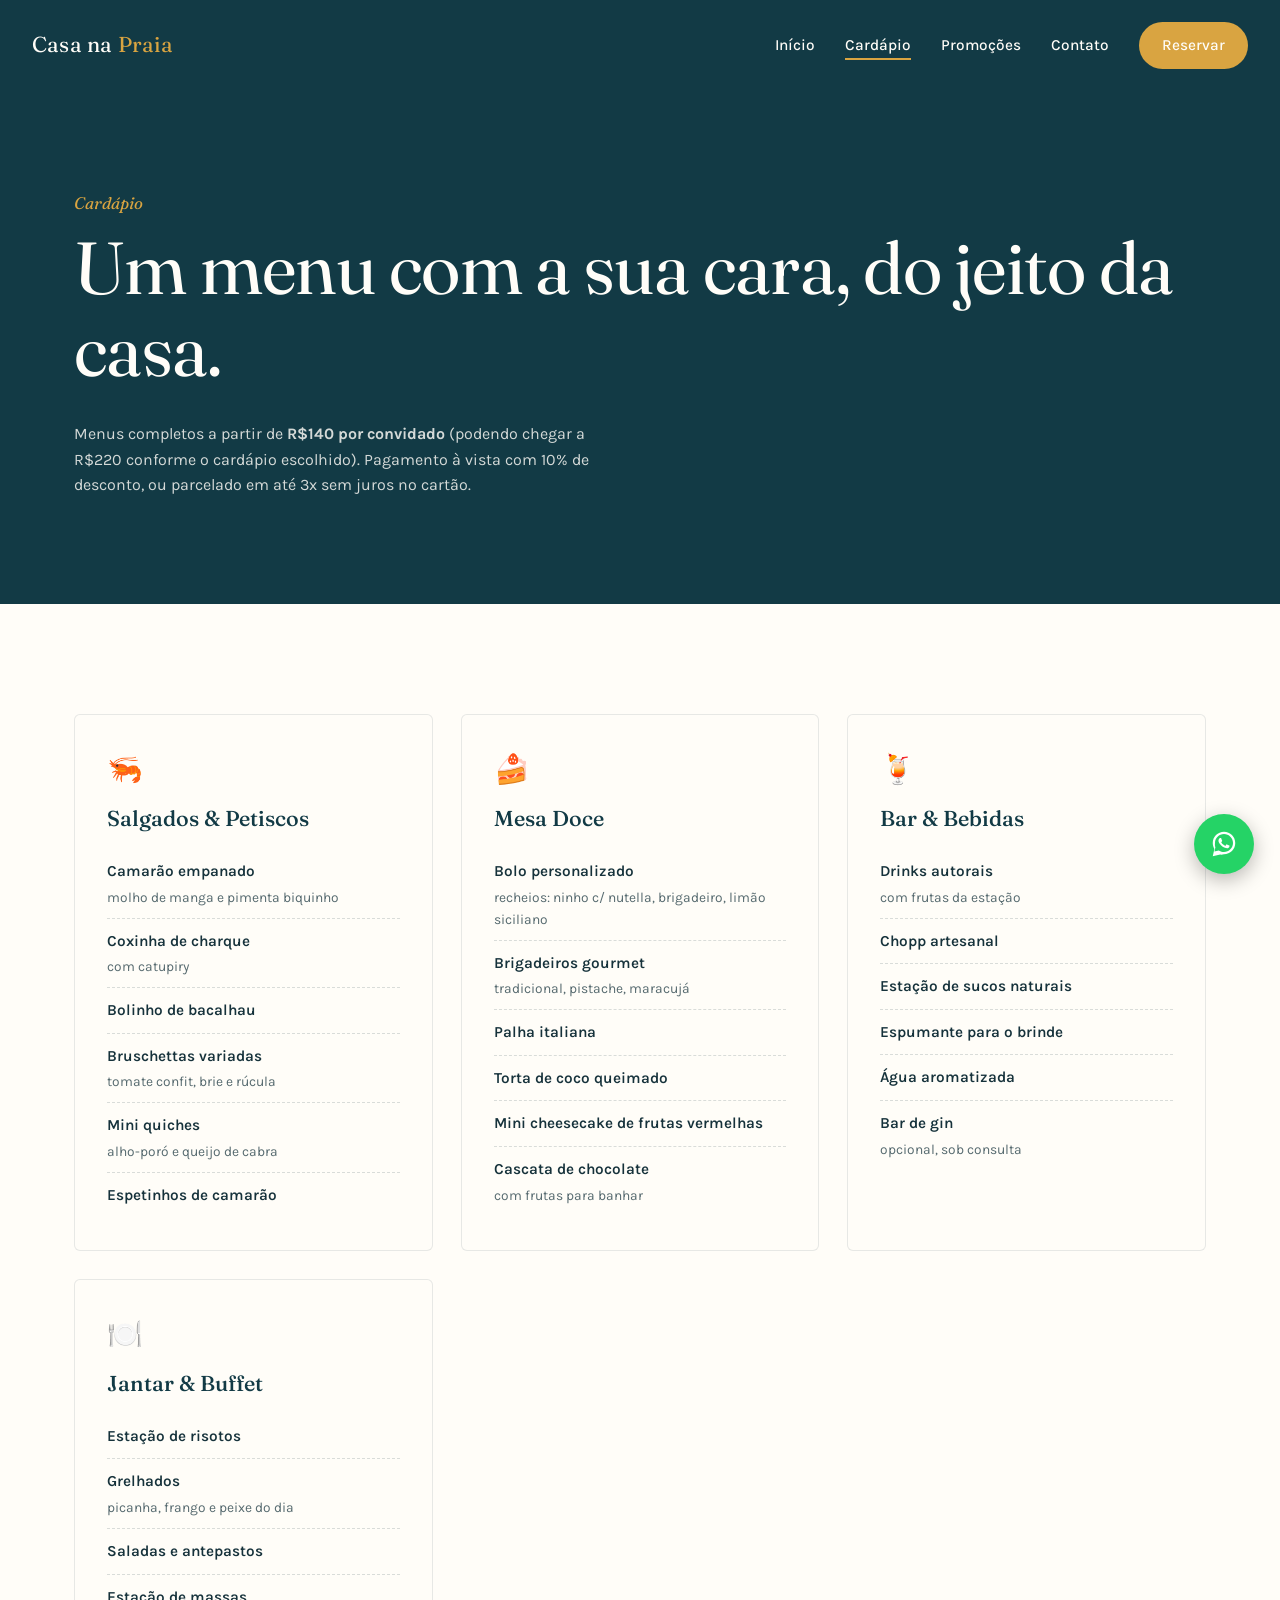
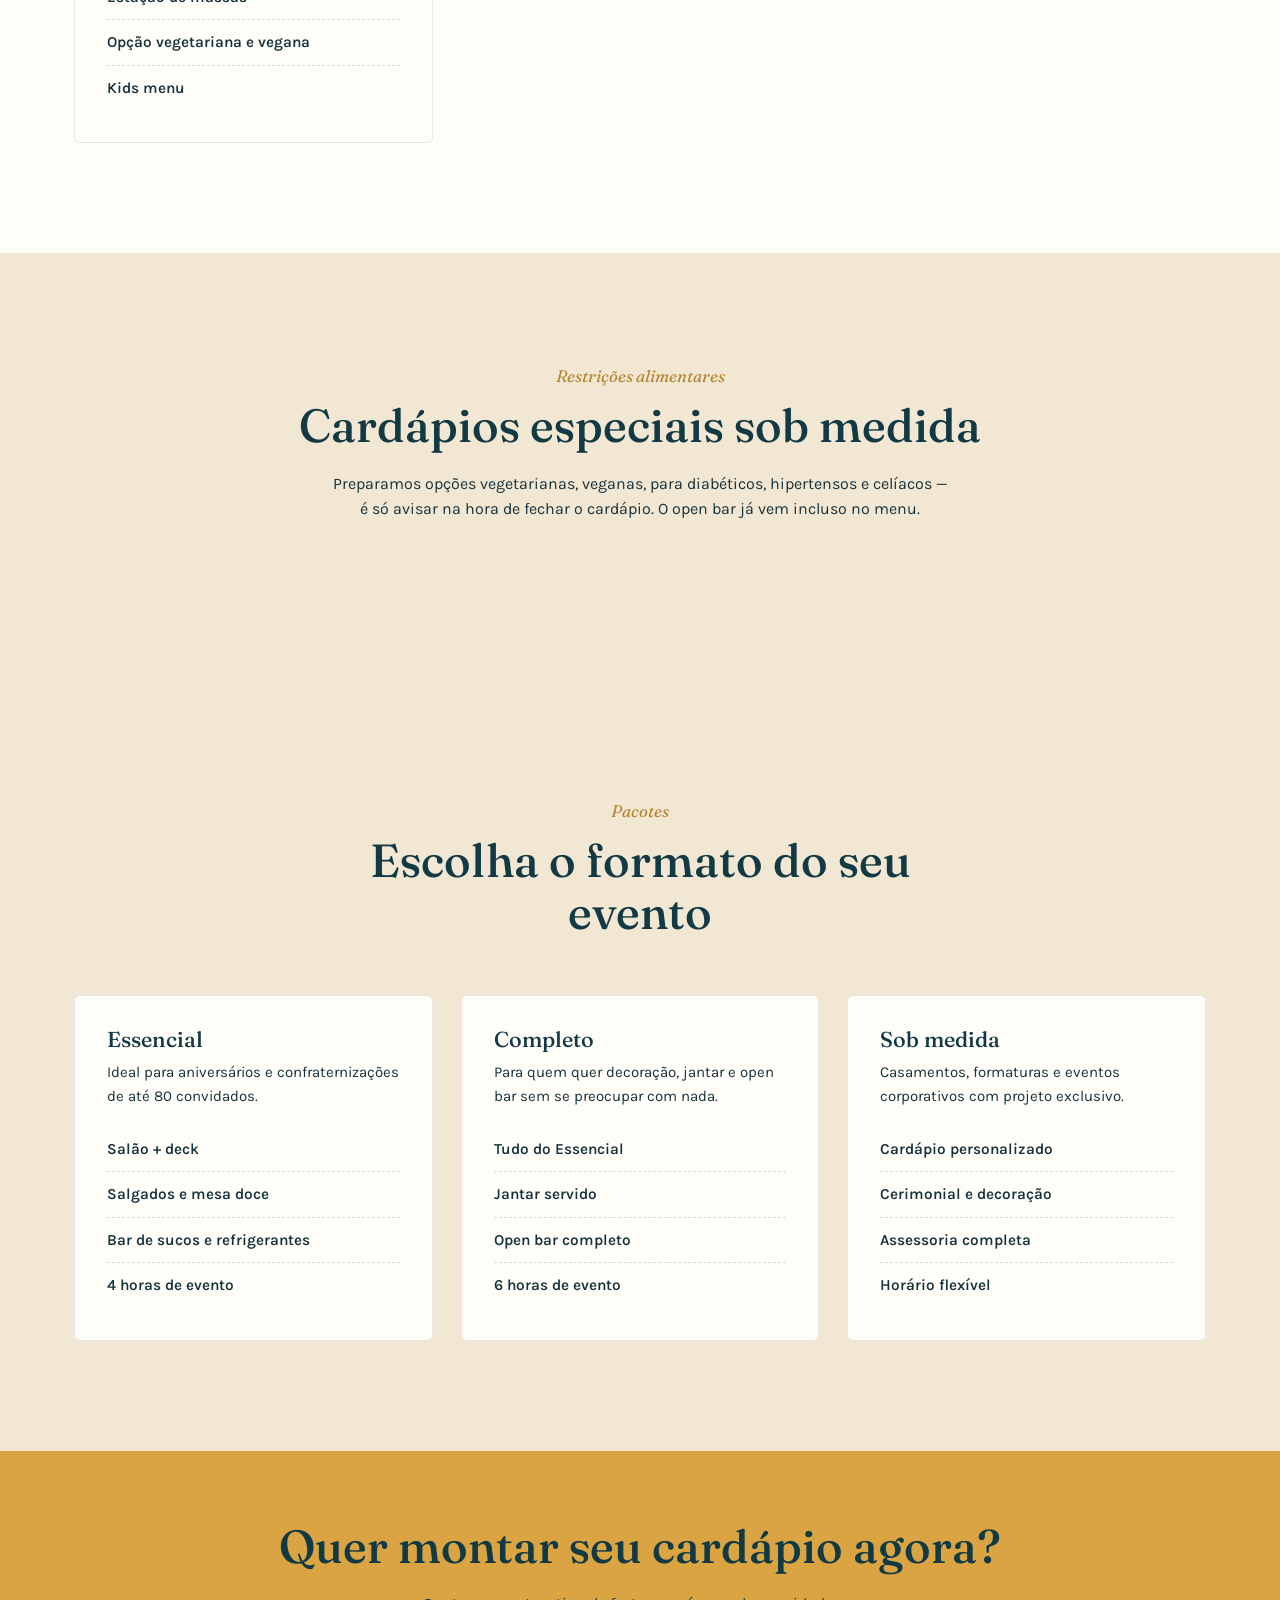
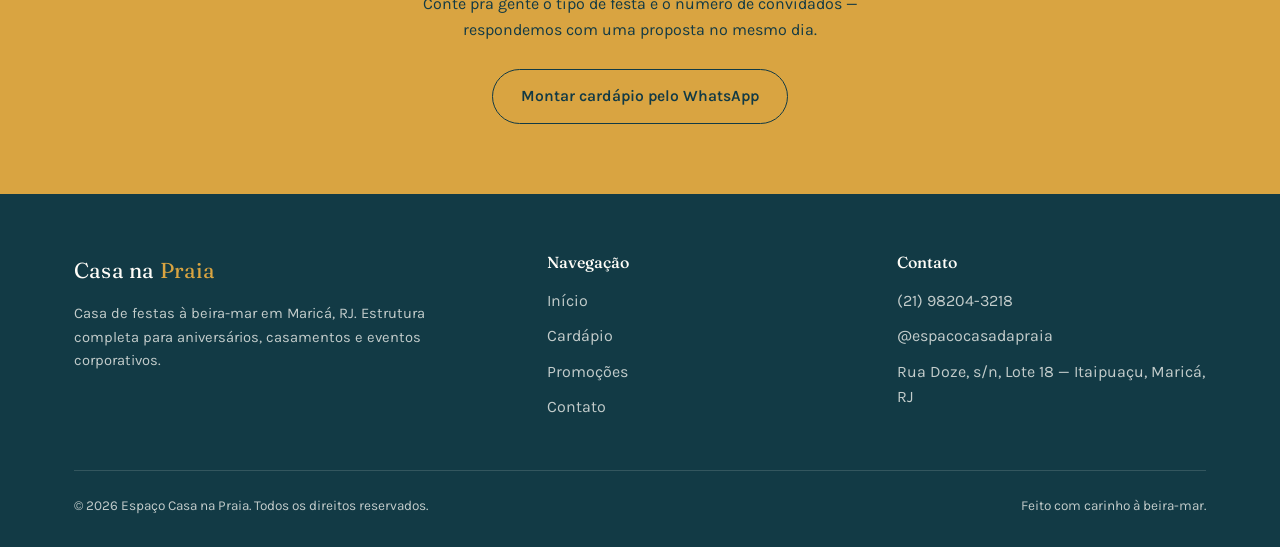
<file: cardapio.html>
<!DOCTYPE html>
<html lang="pt-BR">
<head>
<meta charset="UTF-8">
<meta name="viewport" content="width=device-width, initial-scale=1.0">
<title>Cardápio — Espaço Casa na Praia</title>
<meta name="description" content="Conheça o cardápio do Espaço Casa na Praia: salgados, mesa doce, bar de bebidas e pacotes completos para o seu evento em Maricá, RJ.">
<link rel="canonical" href="https://www.espacocasadapraia.com.br/cardapio.html">
<link rel="preconnect" href="https://fonts.googleapis.com">
<style>
/* ============================================================
   Espaço Casa da Praia — design tokens
   Palette: areia #F2E7D3, espuma #FFFDF8, azul-fundo #123A45,
            azul-medio #2E6A7A, azul-claro #6FAAB8, dourado #D9A441
   Type: 'Fraunces' (display, organic serif) + 'Karla' (body, humanist sans)
   ============================================================ */

@import url('https://fonts.googleapis.com/css2?family=Fraunces:ital,opsz,wght@0,9..144,300;0,9..144,400;0,9..144,500;0,9..144,600;1,9..144,400&family=Karla:wght@400;500;600;700&display=swap');

:root{
  --areia: #F2E7D3;
  --areia-escura: #E4D5B8;
  --espuma: #FFFDF8;
  --azul-fundo: #123A45;
  --azul-texto: #16323B;
  --azul-medio: #2E6A7A;
  --azul-claro: #6FAAB8;
  --dourado: #D9A441;
  --dourado-escuro: #B4842E;
  --coral: #E4633F;

  --serif: 'Fraunces', Georgia, serif;
  --sans: 'Karla', -apple-system, sans-serif;

  --max-width: 1180px;
  --radius: 6px;
  --transition: 0.35s cubic-bezier(0.4, 0, 0.2, 1);
}

*, *::before, *::after{ box-sizing: border-box; }
html{ scroll-behavior: smooth; }
@media (prefers-reduced-motion: reduce){
  html{ scroll-behavior: auto; }
  *, *::before, *::after{ animation-duration: 0.01ms !important; animation-iteration-count: 1 !important; transition-duration: 0.01ms !important; }
}

body{
  margin: 0;
  font-family: var(--sans);
  color: var(--azul-texto);
  background: var(--areia);
  line-height: 1.6;
  -webkit-font-smoothing: antialiased;
}

h1, h2, h3, h4{
  font-family: var(--serif);
  color: var(--azul-fundo);
  margin: 0 0 0.4em;
  line-height: 1.12;
  font-weight: 500;
}

h1{ font-size: clamp(2.6rem, 6vw, 4.6rem); font-weight: 400; letter-spacing: -0.01em; }
h2{ font-size: clamp(1.9rem, 4vw, 2.9rem); }
h3{ font-size: 1.35rem; }

p{ margin: 0 0 1em; max-width: 62ch; }

a{ color: inherit; text-decoration: none; }

img{ max-width: 100%; display: block; }

.container{
  max-width: var(--max-width);
  margin: 0 auto;
  padding: 0 24px;
}

.btn{
  display: inline-flex;
  align-items: center;
  gap: 10px;
  font-family: var(--sans);
  font-weight: 600;
  font-size: 0.98rem;
  padding: 14px 28px;
  border-radius: 100px;
  border: 1.5px solid transparent;
  cursor: pointer;
  transition: transform var(--transition), background var(--transition), border-color var(--transition), color var(--transition);
}
.btn:hover{ transform: translateY(-2px); }
.btn:focus-visible{ outline: 3px solid var(--dourado); outline-offset: 3px; }

.btn-primary{ background: var(--dourado); color: var(--azul-fundo); }
.btn-primary:hover{ background: var(--dourado-escuro); }

.btn-outline{ background: transparent; border-color: var(--espuma); color: var(--espuma); }
.btn-outline:hover{ background: rgba(255,253,248,0.12); }

.btn-outline-dark{ background: transparent; border-color: var(--azul-fundo); color: var(--azul-fundo); }
.btn-outline-dark:hover{ background: var(--azul-fundo); color: var(--espuma); }

/* ---------- Header ---------- */
.site-header{
  position: fixed;
  top: 0; left: 0; right: 0;
  z-index: 100;
  display: flex;
  align-items: center;
  justify-content: space-between;
  padding: 22px 32px;
  transition: background var(--transition), padding var(--transition), box-shadow var(--transition);
}
.site-header.is-solid{
  background: rgba(18, 58, 69, 0.94);
  backdrop-filter: blur(6px);
  padding: 14px 32px;
  box-shadow: 0 4px 22px rgba(0,0,0,0.12);
}
.logo{
  font-family: var(--serif);
  font-size: 1.35rem;
  color: var(--espuma);
  letter-spacing: 0.01em;
}
.logo span{ color: var(--dourado); }

.nav-links{
  display: flex;
  align-items: center;
  gap: 30px;
  list-style: none;
  margin: 0; padding: 0;
}
.nav-links a{
  color: var(--espuma);
  font-size: 0.96rem;
  font-weight: 500;
  position: relative;
  padding: 4px 0;
}
.nav-links a::after{
  content: '';
  position: absolute;
  left: 0; bottom: -2px;
  width: 0; height: 2px;
  background: var(--dourado);
  transition: width var(--transition);
}
.nav-links a:hover::after,
.nav-links a.is-active::after{ width: 100%; }

.nav-toggle{
  display: none;
  background: none;
  border: none;
  cursor: pointer;
  padding: 6px;
}
.nav-toggle span{
  display: block;
  width: 26px; height: 2px;
  background: var(--espuma);
  margin: 6px 0;
  transition: transform var(--transition), opacity var(--transition);
}

@media (max-width: 860px){
  .nav-toggle{ display: block; }
  .nav-links{
    position: fixed;
    top: 0; right: 0;
    height: 100vh;
    width: min(78vw, 340px);
    background: var(--azul-fundo);
    flex-direction: column;
    justify-content: center;
    align-items: flex-start;
    padding: 40px;
    gap: 26px;
    transform: translateX(100%);
    transition: transform var(--transition);
  }
  .nav-links.is-open{ transform: translateX(0); }
  .nav-links a{ font-size: 1.2rem; }
}

/* ---------- Hero ---------- */
.hero{
  position: relative;
  min-height: 100vh;
  display: flex;
  align-items: flex-end;
  background: linear-gradient(180deg, var(--azul-fundo) 0%, var(--azul-medio) 100%);
  overflow: hidden;
  padding-bottom: 120px;
}
.hero-bg{
  position: absolute; inset: 0;
  background-image: url('https://images.unsplash.com/photo-1519741497674-611481863552?q=80&w=1800&auto=format&fit=crop');
  background-size: cover;
  background-position: center 65%;
  opacity: 0.34;
  mix-blend-mode: luminosity;
}
.hero-content{
  position: relative;
  z-index: 2;
  color: var(--espuma);
  max-width: 720px;
  padding: 0 32px;
  opacity: 0;
  animation: rise 1s ease-out 0.2s forwards;
}
@keyframes rise{
  from{ opacity: 0; transform: translateY(28px); }
  to{ opacity: 1; transform: translateY(0); }
}
.hero-eyebrow{
  color: var(--dourado);
  font-family: var(--serif);
  font-style: italic;
  font-size: 1.1rem;
  margin-bottom: 14px;
}
.hero h1{ color: var(--espuma); margin-bottom: 20px; }
.hero p{ color: rgba(255,253,248,0.86); font-size: 1.12rem; max-width: 52ch; }
.hero-actions{ display: flex; gap: 16px; margin-top: 30px; flex-wrap: wrap; }

.wave-divider{
  position: absolute;
  bottom: -1px; left: 0; right: 0;
  z-index: 3;
  line-height: 0;
}
.wave-divider svg{ width: 100%; height: 90px; display: block; }

/* ---------- Sections ---------- */
section{ padding: 110px 0; position: relative; }
.section-alt{ background: var(--espuma); }
.section-dark{ background: var(--azul-fundo); color: var(--espuma); }
.section-dark h2, .section-dark h3{ color: var(--espuma); }
.section-dark p{ color: rgba(255,253,248,0.82); }

.eyebrow-label{
  font-family: var(--serif);
  font-style: italic;
  color: var(--dourado-escuro);
  font-size: 1.05rem;
  margin-bottom: 10px;
  display: block;
}
.section-dark .eyebrow-label{ color: var(--dourado); }

.section-head{ max-width: 640px; margin-bottom: 56px; }
.section-head.center{ margin-left: auto; margin-right: auto; text-align: center; }

/* ---------- Sobre / grid ---------- */
.sobre-grid{
  display: grid;
  grid-template-columns: 1.05fr 0.95fr;
  gap: 64px;
  align-items: center;
}
.sobre-figure{ position: relative; }
.sobre-figure img{
  border-radius: var(--radius);
  width: 100%;
  aspect-ratio: 4/5;
  object-fit: cover;
}
.sobre-figure::before{
  content: '';
  position: absolute;
  top: -20px; left: -20px;
  width: 140px; height: 140px;
  border: 2px solid var(--dourado);
  border-radius: var(--radius);
  z-index: -1;
}
.sobre-stats{
  display: flex;
  gap: 40px;
  margin-top: 34px;
  padding-top: 28px;
  border-top: 1px solid rgba(22,50,59,0.15);
}
.stat-num{ font-family: var(--serif); font-size: 2.1rem; color: var(--azul-medio); display: block; }
.stat-label{ font-size: 0.9rem; color: var(--azul-texto); opacity: 0.75; }

@media (max-width: 860px){
  .sobre-grid{ grid-template-columns: 1fr; gap: 40px; }
  .sobre-figure::before{ display: none; }
}

/* ---------- Cards (menu, promos) ---------- */
.card-grid{
  display: grid;
  grid-template-columns: repeat(auto-fit, minmax(280px, 1fr));
  gap: 28px;
}
.menu-card{
  background: var(--espuma);
  border: 1px solid rgba(22,50,59,0.1);
  border-radius: var(--radius);
  padding: 32px;
  transition: border-color var(--transition), transform var(--transition);
}
.menu-card:hover{ border-color: var(--dourado); transform: translateY(-4px); }
.menu-card-icon{ font-size: 1.8rem; margin-bottom: 14px; display: block; }
.menu-item-list{ list-style: none; margin: 18px 0 0; padding: 0; }
.menu-item-list li{
  display: flex;
  justify-content: space-between;
  gap: 12px;
  padding: 10px 0;
  border-bottom: 1px dashed rgba(22,50,59,0.16);
  font-size: 0.96rem;
}
.menu-item-list li:last-child{ border-bottom: none; }
.menu-item-list .item-name{ font-weight: 600; }
.menu-item-list .item-desc{ display: block; font-weight: 400; opacity: 0.72; font-size: 0.86rem; margin-top: 2px; }

.promo-card{
  position: relative;
  background: var(--azul-fundo);
  color: var(--espuma);
  border-radius: var(--radius);
  padding: 36px;
  overflow: hidden;
}
.promo-tag{
  display: inline-block;
  background: var(--dourado);
  color: var(--azul-fundo);
  font-weight: 700;
  font-size: 0.78rem;
  padding: 5px 13px;
  border-radius: 100px;
  margin-bottom: 18px;
}
.promo-price{ font-family: var(--serif); font-size: 2.3rem; color: var(--dourado); margin: 14px 0; }
.promo-old-price{ text-decoration: line-through; opacity: 0.6; font-size: 1rem; margin-left: 10px; }

/* ---------- Gallery ---------- */
.gallery-grid{
  display: grid;
  grid-template-columns: repeat(3, 1fr);
  gap: 16px;
}
.gallery-grid a{
  display: block;
  overflow: hidden;
  border-radius: var(--radius);
  position: relative;
  aspect-ratio: 4 / 3;
}
.gallery-grid img{
  width: 100%; height: 100%;
  object-fit: cover;
  transition: transform 0.6s ease;
}
.gallery-grid a:hover img{ transform: scale(1.08); }

@media (max-width: 860px){
  .gallery-grid{ grid-template-columns: repeat(2, 1fr); gap: 12px; }
}

/* ---------- Localização ---------- */
.local-grid{
  display: grid;
  grid-template-columns: 0.85fr 1.15fr;
  gap: 0;
  border-radius: var(--radius);
  overflow: hidden;
  border: 1px solid rgba(22,50,59,0.12);
}
.local-info{
  background: var(--espuma);
  padding: 48px;
}
.local-info dl{ margin: 0; }
.local-info dt{
  font-family: var(--serif);
  font-style: italic;
  color: var(--azul-medio);
  margin-top: 26px;
  font-size: 1.02rem;
}
.local-info dt:first-child{ margin-top: 0; }
.local-info dd{ margin: 6px 0 0; font-size: 0.98rem; }
.local-info .horario-row{
  display: flex;
  flex-wrap: wrap;
  justify-content: space-between;
  gap: 4px 16px;
  max-width: 320px;
  padding: 6px 0;
  font-size: 0.94rem;
}
.local-map iframe{ width: 100%; height: 100%; min-height: 420px; border: 0; display: block; }

@media (max-width: 860px){
  .local-grid{ grid-template-columns: 1fr; }
  .local-map iframe{ min-height: 320px; }
  .local-info{ padding: 28px; }
  .local-info .horario-row{ max-width: none; }
}

/* ---------- Social row ---------- */
.social-row{ display: flex; gap: 18px; align-items: center; flex-wrap: wrap; }
.social-pill{
  display: inline-flex;
  align-items: center;
  gap: 8px;
  padding: 10px 18px;
  border-radius: 100px;
  border: 1px solid rgba(255,253,248,0.35);
  font-size: 0.92rem;
  transition: border-color var(--transition), background var(--transition);
}
.social-pill:hover{ border-color: var(--dourado); background: rgba(217,164,65,0.1); }

/* ---------- Form ---------- */
.form-grid{
  display: grid;
  grid-template-columns: 1fr 1fr;
  gap: 20px;
}
.form-grid .full{ grid-column: 1 / -1; }
.field label{
  display: block;
  font-size: 0.86rem;
  font-weight: 600;
  margin-bottom: 8px;
  color: var(--azul-texto);
}
.field input, .field select, .field textarea{
  width: 100%;
  padding: 13px 16px;
  border-radius: var(--radius);
  border: 1.5px solid rgba(22,50,59,0.2);
  background: var(--espuma);
  font-family: var(--sans);
  font-size: 0.97rem;
  color: var(--azul-texto);
  transition: border-color var(--transition);
}
.field input:focus, .field select:focus, .field textarea:focus{
  outline: none;
  border-color: var(--azul-medio);
}
.field textarea{ resize: vertical; min-height: 120px; }

.form-note{ font-size: 0.85rem; opacity: 0.7; margin-top: 6px; }
.form-status{ margin-top: 18px; font-weight: 600; display: none; }
.form-status.is-visible{ display: block; }

@media (max-width: 640px){
  .form-grid{ grid-template-columns: 1fr; }
}

/* ---------- CTA banda ---------- */
.cta-band{
  background: var(--dourado);
  color: var(--azul-fundo);
  padding: 70px 0;
  text-align: center;
}
.cta-band h2{ color: var(--azul-fundo); }

/* ---------- Footer ---------- */
footer{
  background: var(--azul-fundo);
  color: rgba(255,253,248,0.75);
  padding: 60px 0 30px;
}
.footer-grid{
  display: grid;
  grid-template-columns: 1.4fr 1fr 1fr;
  gap: 40px;
  padding-bottom: 40px;
  border-bottom: 1px solid rgba(255,253,248,0.14);
}
.footer-grid h4{ color: var(--espuma); font-size: 1rem; margin-bottom: 16px; }
.footer-grid ul{ list-style: none; margin: 0; padding: 0; }
.footer-grid li{ margin-bottom: 10px; }
.footer-grid a:hover{ color: var(--dourado); }
.footer-bottom{
  display: flex;
  justify-content: space-between;
  flex-wrap: wrap;
  gap: 12px;
  padding-top: 24px;
  font-size: 0.85rem;
}

@media (max-width: 700px){
  .footer-grid{ grid-template-columns: 1fr; }
}

/* ---------- WhatsApp floating button ---------- */
.whatsapp-float{
  position: fixed;
  bottom: 26px; right: 26px;
  z-index: 200;
  width: 60px; height: 60px;
  border-radius: 50%;
  background: #25D366;
  display: flex;
  align-items: center;
  justify-content: center;
  box-shadow: 0 6px 20px rgba(0,0,0,0.28);
  transition: transform var(--transition);
}
.whatsapp-float:hover{ transform: scale(1.08); }
.whatsapp-float svg{ width: 30px; height: 30px; }

/* ---------- Page hero (inner pages) ---------- */
.page-hero{
  background: var(--azul-fundo);
  color: var(--espuma);
  padding: 190px 0 90px;
  text-align: left;
}
.page-hero h1{ color: var(--espuma); }
.page-hero .eyebrow-label{ color: var(--dourado); }

/* ---------- Reveal on scroll ---------- */
.reveal{
  opacity: 0;
  transform: translateY(24px);
  transition: opacity 0.7s ease, transform 0.7s ease;
}
.reveal.is-visible{ opacity: 1; transform: translateY(0); }

/* ---------- Skip link ---------- */
.skip-link{
  position: absolute;
  left: -9999px;
  top: 0;
  background: var(--dourado);
  color: var(--azul-fundo);
  padding: 12px 20px;
  z-index: 999;
  font-weight: 700;
}
.skip-link:focus{ left: 16px; top: 16px; }

</style>
</head>
<body>
<a class="skip-link" href="#conteudo">Pular para o conteúdo</a>

<header class="site-header">
  <a href="index.html" class="logo">Casa na <span>Praia</span></a>
  <nav aria-label="Navegação principal">
    <button class="nav-toggle" aria-label="Abrir menu" aria-expanded="false">
      <span></span><span></span><span></span>
    </button>
    <ul class="nav-links">
      <li><a href="index.html">Início</a></li>
      <li><a href="cardapio.html">Cardápio</a></li>
      <li><a href="promocoes.html">Promoções</a></li>
      <li><a href="contato.html">Contato</a></li>
      <li><a href="contato.html#form" class="btn btn-primary" style="padding:10px 22px;">Reservar</a></li>
    </ul>
  </nav>
</header>

<main id="conteudo">
  <section class="page-hero">
    <div class="container reveal">
      <span class="eyebrow-label">Cardápio</span>
      <h1>Um menu com a sua cara, do jeito da casa.</h1>
      <p style="color: rgba(255,253,248,0.82); max-width: 56ch;">Menus completos a partir de <strong>R$140 por convidado</strong> (podendo chegar a R$220 conforme o cardápio escolhido). Pagamento à vista com 10% de desconto, ou parcelado em até 3x sem juros no cartão.</p>
    </div>
  </section>

  <section class="section-alt">
    <div class="container">
      <div class="card-grid reveal">

        <div class="menu-card">
          <span class="menu-card-icon">🦐</span>
          <h3>Salgados & Petiscos</h3>
          <ul class="menu-item-list">
            <li><span class="item-name">Camarão empanado<span class="item-desc">molho de manga e pimenta biquinho</span></span></li>
            <li><span class="item-name">Coxinha de charque<span class="item-desc">com catupiry</span></span></li>
            <li><span class="item-name">Bolinho de bacalhau</span></li>
            <li><span class="item-name">Bruschettas variadas<span class="item-desc">tomate confit, brie e rúcula</span></span></li>
            <li><span class="item-name">Mini quiches<span class="item-desc">alho-poró e queijo de cabra</span></span></li>
            <li><span class="item-name">Espetinhos de camarão</span></li>
          </ul>
        </div>

        <div class="menu-card">
          <span class="menu-card-icon">🍰</span>
          <h3>Mesa Doce</h3>
          <ul class="menu-item-list">
            <li><span class="item-name">Bolo personalizado<span class="item-desc">recheios: ninho c/ nutella, brigadeiro, limão siciliano</span></span></li>
            <li><span class="item-name">Brigadeiros gourmet<span class="item-desc">tradicional, pistache, maracujá</span></span></li>
            <li><span class="item-name">Palha italiana</span></li>
            <li><span class="item-name">Torta de coco queimado</span></li>
            <li><span class="item-name">Mini cheesecake de frutas vermelhas</span></li>
            <li><span class="item-name">Cascata de chocolate<span class="item-desc">com frutas para banhar</span></span></li>
          </ul>
        </div>

        <div class="menu-card">
          <span class="menu-card-icon">🍹</span>
          <h3>Bar & Bebidas</h3>
          <ul class="menu-item-list">
            <li><span class="item-name">Drinks autorais<span class="item-desc">com frutas da estação</span></span></li>
            <li><span class="item-name">Chopp artesanal</span></li>
            <li><span class="item-name">Estação de sucos naturais</span></li>
            <li><span class="item-name">Espumante para o brinde</span></li>
            <li><span class="item-name">Água aromatizada</span></li>
            <li><span class="item-name">Bar de gin<span class="item-desc">opcional, sob consulta</span></span></li>
          </ul>
        </div>

        <div class="menu-card">
          <span class="menu-card-icon">🍽️</span>
          <h3>Jantar & Buffet</h3>
          <ul class="menu-item-list">
            <li><span class="item-name">Estação de risotos</span></li>
            <li><span class="item-name">Grelhados<span class="item-desc">picanha, frango e peixe do dia</span></span></li>
            <li><span class="item-name">Saladas e antepastos</span></li>
            <li><span class="item-name">Estação de massas</span></li>
            <li><span class="item-name">Opção vegetariana e vegana</span></li>
            <li><span class="item-name">Kids menu</span></li>
          </ul>
        </div>

      </div>
    </div>
  </section>

  <section>
    <div class="container">
      <div class="section-head center reveal" style="max-width: 720px;">
        <span class="eyebrow-label">Restrições alimentares</span>
        <h2>Cardápios especiais sob medida</h2>
        <p style="margin: 0 auto;">Preparamos opções vegetarianas, veganas, para diabéticos, hipertensos e celíacos — é só avisar na hora de fechar o cardápio. O open bar já vem incluso no menu.</p>
      </div>
    </div>
  </section>

  <section>
    <div class="container">
      <div class="section-head center reveal">
        <span class="eyebrow-label">Pacotes</span>
        <h2>Escolha o formato do seu evento</h2>
      </div>
      <div class="card-grid reveal">
        <div class="menu-card">
          <h3>Essencial</h3>
          <p style="font-size:0.94rem;">Ideal para aniversários e confraternizações de até 80 convidados.</p>
          <ul class="menu-item-list">
            <li><span class="item-name">Salão + deck</span></li>
            <li><span class="item-name">Salgados e mesa doce</span></li>
            <li><span class="item-name">Bar de sucos e refrigerantes</span></li>
            <li><span class="item-name">4 horas de evento</span></li>
          </ul>
        </div>
        <div class="menu-card">
          <h3>Completo</h3>
          <p style="font-size:0.94rem;">Para quem quer decoração, jantar e open bar sem se preocupar com nada.</p>
          <ul class="menu-item-list">
            <li><span class="item-name">Tudo do Essencial</span></li>
            <li><span class="item-name">Jantar servido</span></li>
            <li><span class="item-name">Open bar completo</span></li>
            <li><span class="item-name">6 horas de evento</span></li>
          </ul>
        </div>
        <div class="menu-card">
          <h3>Sob medida</h3>
          <p style="font-size:0.94rem;">Casamentos, formaturas e eventos corporativos com projeto exclusivo.</p>
          <ul class="menu-item-list">
            <li><span class="item-name">Cardápio personalizado</span></li>
            <li><span class="item-name">Cerimonial e decoração</span></li>
            <li><span class="item-name">Assessoria completa</span></li>
            <li><span class="item-name">Horário flexível</span></li>
          </ul>
        </div>
      </div>
    </div>
  </section>

  <section class="cta-band">
    <div class="container reveal">
      <h2>Quer montar seu cardápio agora?</h2>
      <p style="margin: 0 auto 26px; max-width: 48ch;">Conte pra gente o tipo de festa e o número de convidados — respondemos com uma proposta no mesmo dia.</p>
      <a href="https://wa.me/5521982043218?text=Ol%C3%A1!%20Quero%20montar%20o%20card%C3%A1pio%20para%20o%20meu%20evento." target="_blank" rel="noopener" class="btn btn-outline-dark">Montar cardápio pelo WhatsApp</a>
    </div>
  </section>
</main>

<a class="whatsapp-float" href="https://wa.me/5521982043218?text=Ol%C3%A1!%20Quero%20montar%20o%20card%C3%A1pio%20para%20o%20meu%20evento." target="_blank" rel="noopener" aria-label="Falar no WhatsApp">
  <svg viewBox="0 0 32 32" fill="white" xmlns="http://www.w3.org/2000/svg"><path d="M16.001 3C9.373 3 4 8.373 4 15c0 2.29.638 4.43 1.744 6.256L4 29l7.94-1.687A11.94 11.94 0 0016 27c6.628 0 12-5.373 12-12S22.629 3 16.001 3zm0 21.6c-1.87 0-3.62-.52-5.113-1.424l-.367-.218-4.71 1.001 1.02-4.594-.24-.377A9.55 9.55 0 016.4 15c0-5.302 4.299-9.6 9.601-9.6 5.301 0 9.6 4.298 9.6 9.6 0 5.301-4.299 9.6-9.6 9.6zm5.273-7.19c-.29-.145-1.71-.844-1.975-.94-.264-.097-.457-.145-.649.145-.192.29-.746.94-.914 1.133-.168.193-.336.217-.626.072-.29-.145-1.224-.451-2.331-1.437-.862-.769-1.444-1.717-1.613-2.007-.168-.29-.018-.446.127-.59.13-.13.29-.338.434-.507.145-.169.193-.29.29-.482.097-.193.048-.362-.024-.507-.072-.145-.649-1.564-.89-2.14-.234-.564-.472-.488-.649-.497l-.553-.01c-.193 0-.507.072-.773.362-.264.29-1.01.987-1.01 2.407s1.034 2.79 1.178 2.983c.145.193 2.035 3.107 4.93 4.357.689.297 1.226.474 1.645.607.691.22 1.32.189 1.818.115.554-.083 1.71-.699 1.951-1.374.24-.676.24-1.254.168-1.374-.072-.121-.264-.193-.554-.338z"/></svg>
</a>

<footer>
  <div class="container">
    <div class="footer-grid">
      <div>
        <a href="index.html" class="logo" style="display:inline-block; margin-bottom:14px;">Casa na <span>Praia</span></a>
        <p style="max-width: 40ch; font-size: 0.92rem;">Casa de festas à beira-mar em Maricá, RJ. Estrutura completa para aniversários, casamentos e eventos corporativos.</p>
      </div>
      <div>
        <h4>Navegação</h4>
        <ul>
          <li><a href="index.html">Início</a></li>
          <li><a href="cardapio.html">Cardápio</a></li>
          <li><a href="promocoes.html">Promoções</a></li>
          <li><a href="contato.html">Contato</a></li>
        </ul>
      </div>
      <div>
        <h4>Contato</h4>
        <ul>
          <li><a href="https://wa.me/5521982043218" target="_blank" rel="noopener">(21) 98204-3218</a></li>
          <li><a href="https://instagram.com/espacocasadapraia" target="_blank" rel="noopener">@espacocasadapraia</a></li>
          <li>Rua Doze, s/n, Lote 18 — Itaipuaçu, Maricá, RJ</li>
        </ul>
      </div>
    </div>
    <div class="footer-bottom">
      <span>© 2026 Espaço Casa na Praia. Todos os direitos reservados.</span>
      <span>Feito com carinho à beira-mar.</span>
    </div>
  </div>
</footer>

<script>
// Espaço Casa da Praia — comportamento do site
(function () {
  'use strict';

  // Header sólido ao rolar
  var header = document.querySelector('.site-header');
  function onScroll() {
    if (!header) return;
    if (window.scrollY > 40) {
      header.classList.add('is-solid');
    } else {
      header.classList.remove('is-solid');
    }
  }
  window.addEventListener('scroll', onScroll, { passive: true });
  onScroll();

  // Menu mobile
  var toggle = document.querySelector('.nav-toggle');
  var links = document.querySelector('.nav-links');
  if (toggle && links) {
    toggle.addEventListener('click', function () {
      var isOpen = links.classList.toggle('is-open');
      toggle.setAttribute('aria-expanded', isOpen ? 'true' : 'false');
    });
    links.querySelectorAll('a').forEach(function (a) {
      a.addEventListener('click', function () {
        links.classList.remove('is-open');
        toggle.setAttribute('aria-expanded', 'false');
      });
    });
  }

  // Revelação suave ao rolar (uma única categoria de efeito, sem exagero)
  var revealEls = document.querySelectorAll('.reveal');
  if ('IntersectionObserver' in window && revealEls.length) {
    var io = new IntersectionObserver(
      function (entries) {
        entries.forEach(function (entry) {
          if (entry.isIntersecting) {
            entry.target.classList.add('is-visible');
            io.unobserve(entry.target);
          }
        });
      },
      { threshold: 0.15 }
    );
    revealEls.forEach(function (el) { io.observe(el); });
  } else {
    revealEls.forEach(function (el) { el.classList.add('is-visible'); });
  }

  // Formulário de contato -> monta mensagem e abre WhatsApp
  var form = document.getElementById('contact-form');
  if (form) {
    form.addEventListener('submit', function (e) {
      e.preventDefault();
      var nome = form.nome.value.trim();
      var telefone = form.telefone.value.trim();
      var dataEvento = form.data_evento.value;
      var tipoEvento = form.tipo_evento.value;
      var mensagem = form.mensagem.value.trim();

      var texto = 'Olá! Meu nome é ' + nome + '.' +
        (tipoEvento ? ' Tenho interesse em um evento do tipo: ' + tipoEvento + '.' : '') +
        (dataEvento ? ' Data pretendida: ' + dataEvento + '.' : '') +
        (mensagem ? ' Mensagem: ' + mensagem : '') +
        ' Meu telefone: ' + telefone;

      var numeroWhatsApp = '5521999999999';
      var url = 'https://wa.me/' + numeroWhatsApp + '?text=' + encodeURIComponent(texto);

      var status = document.getElementById('form-status');
      if (status) {
        status.textContent = 'Abrindo o WhatsApp para você enviar sua mensagem…';
        status.classList.add('is-visible');
      }
      window.open(url, '_blank');
      form.reset();
    });
  }

  // Marca o link ativo no menu
  var current = window.location.pathname.split('/').pop() || 'index.html';
  document.querySelectorAll('.nav-links a').forEach(function (a) {
    var href = a.getAttribute('href');
    if (href === current || (current === '' && href === 'index.html')) {
      a.classList.add('is-active');
    }
  });
})();

</script>
</body>
</html>
</file>
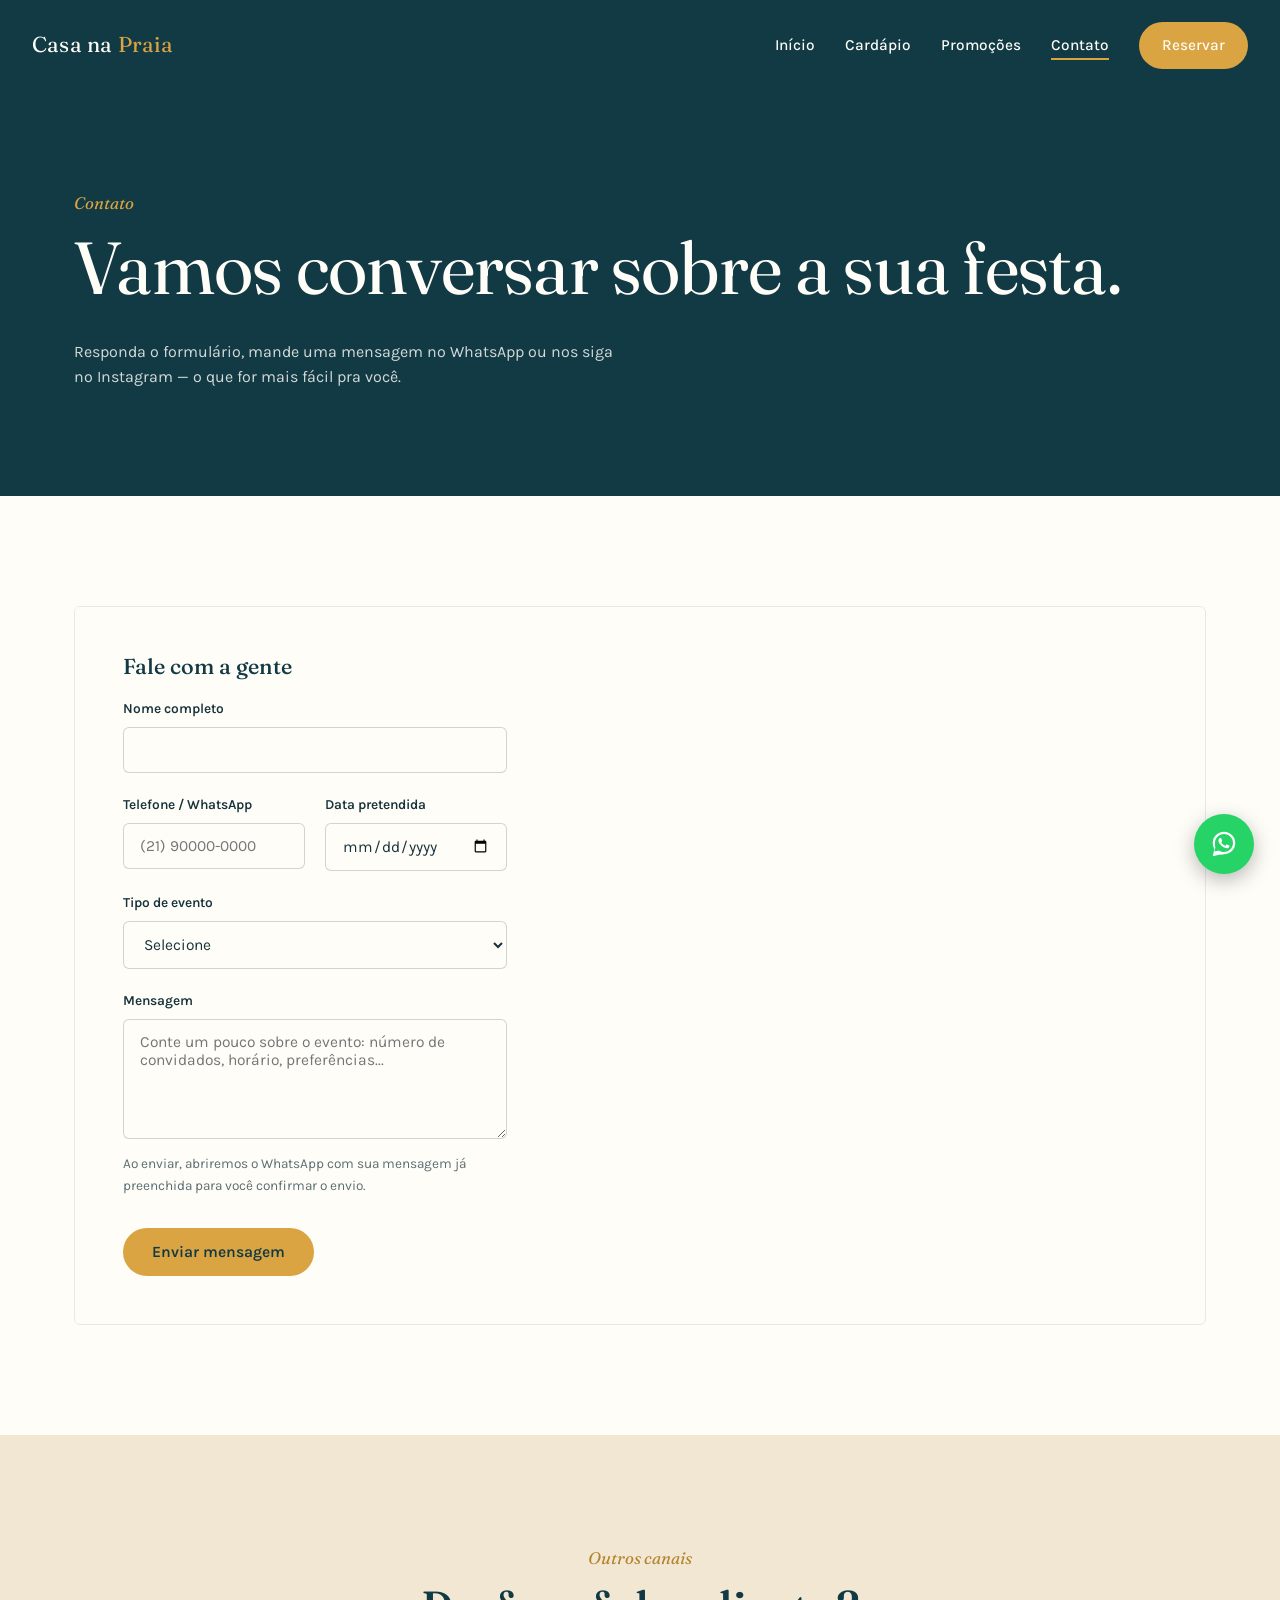
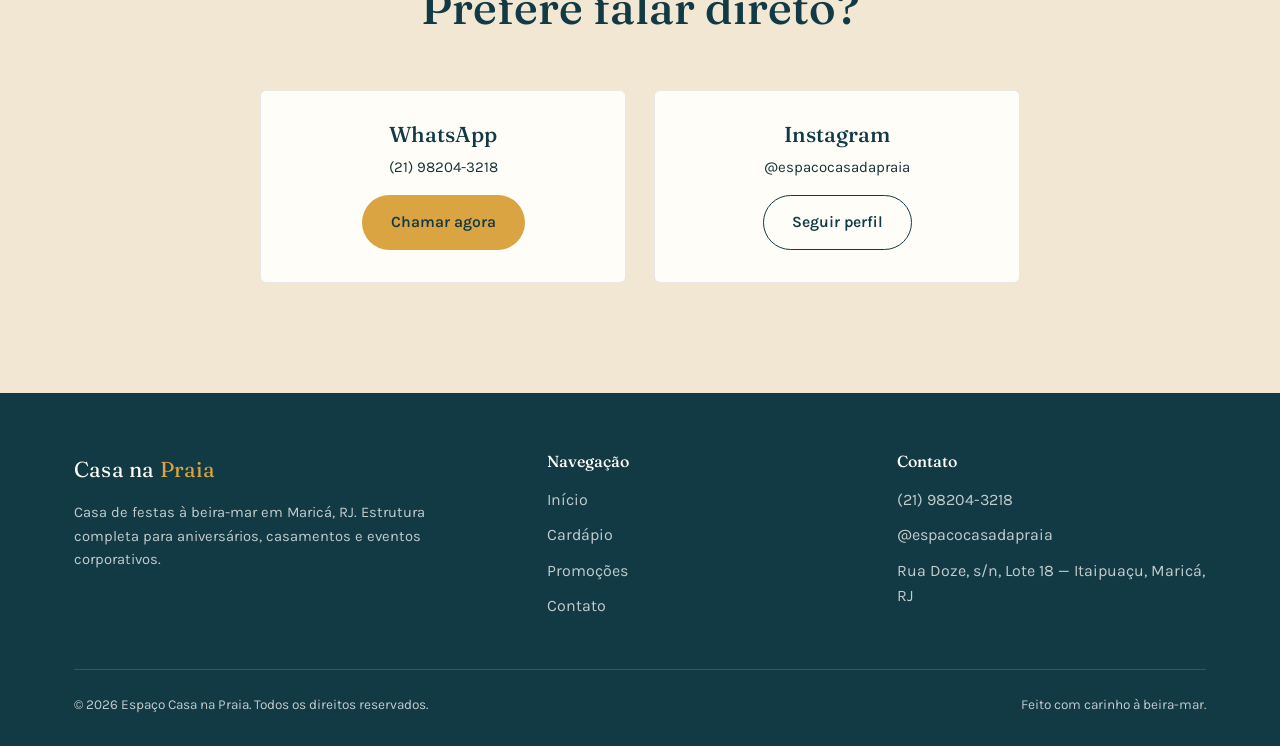
<file: contato.html>
<!DOCTYPE html>
<html lang="pt-BR">
<head>
<meta charset="UTF-8">
<meta name="viewport" content="width=device-width, initial-scale=1.0">
<title>Contato — Espaço Casa na Praia</title>
<meta name="description" content="Entre em contato com o Espaço Casa na Praia: formulário, WhatsApp, Instagram, endereço e mapa. Salão de festas em Maricá, RJ.">
<link rel="canonical" href="https://www.espacocasadapraia.com.br/contato.html">
<link rel="preconnect" href="https://fonts.googleapis.com">
<style>
/* ============================================================
   Espaço Casa da Praia — design tokens
   Palette: areia #F2E7D3, espuma #FFFDF8, azul-fundo #123A45,
            azul-medio #2E6A7A, azul-claro #6FAAB8, dourado #D9A441
   Type: 'Fraunces' (display, organic serif) + 'Karla' (body, humanist sans)
   ============================================================ */

@import url('https://fonts.googleapis.com/css2?family=Fraunces:ital,opsz,wght@0,9..144,300;0,9..144,400;0,9..144,500;0,9..144,600;1,9..144,400&family=Karla:wght@400;500;600;700&display=swap');

:root{
  --areia: #F2E7D3;
  --areia-escura: #E4D5B8;
  --espuma: #FFFDF8;
  --azul-fundo: #123A45;
  --azul-texto: #16323B;
  --azul-medio: #2E6A7A;
  --azul-claro: #6FAAB8;
  --dourado: #D9A441;
  --dourado-escuro: #B4842E;
  --coral: #E4633F;

  --serif: 'Fraunces', Georgia, serif;
  --sans: 'Karla', -apple-system, sans-serif;

  --max-width: 1180px;
  --radius: 6px;
  --transition: 0.35s cubic-bezier(0.4, 0, 0.2, 1);
}

*, *::before, *::after{ box-sizing: border-box; }
html{ scroll-behavior: smooth; }
@media (prefers-reduced-motion: reduce){
  html{ scroll-behavior: auto; }
  *, *::before, *::after{ animation-duration: 0.01ms !important; animation-iteration-count: 1 !important; transition-duration: 0.01ms !important; }
}

body{
  margin: 0;
  font-family: var(--sans);
  color: var(--azul-texto);
  background: var(--areia);
  line-height: 1.6;
  -webkit-font-smoothing: antialiased;
}

h1, h2, h3, h4{
  font-family: var(--serif);
  color: var(--azul-fundo);
  margin: 0 0 0.4em;
  line-height: 1.12;
  font-weight: 500;
}

h1{ font-size: clamp(2.6rem, 6vw, 4.6rem); font-weight: 400; letter-spacing: -0.01em; }
h2{ font-size: clamp(1.9rem, 4vw, 2.9rem); }
h3{ font-size: 1.35rem; }

p{ margin: 0 0 1em; max-width: 62ch; }

a{ color: inherit; text-decoration: none; }

img{ max-width: 100%; display: block; }

.container{
  max-width: var(--max-width);
  margin: 0 auto;
  padding: 0 24px;
}

.btn{
  display: inline-flex;
  align-items: center;
  gap: 10px;
  font-family: var(--sans);
  font-weight: 600;
  font-size: 0.98rem;
  padding: 14px 28px;
  border-radius: 100px;
  border: 1.5px solid transparent;
  cursor: pointer;
  transition: transform var(--transition), background var(--transition), border-color var(--transition), color var(--transition);
}
.btn:hover{ transform: translateY(-2px); }
.btn:focus-visible{ outline: 3px solid var(--dourado); outline-offset: 3px; }

.btn-primary{ background: var(--dourado); color: var(--azul-fundo); }
.btn-primary:hover{ background: var(--dourado-escuro); }

.btn-outline{ background: transparent; border-color: var(--espuma); color: var(--espuma); }
.btn-outline:hover{ background: rgba(255,253,248,0.12); }

.btn-outline-dark{ background: transparent; border-color: var(--azul-fundo); color: var(--azul-fundo); }
.btn-outline-dark:hover{ background: var(--azul-fundo); color: var(--espuma); }

/* ---------- Header ---------- */
.site-header{
  position: fixed;
  top: 0; left: 0; right: 0;
  z-index: 100;
  display: flex;
  align-items: center;
  justify-content: space-between;
  padding: 22px 32px;
  transition: background var(--transition), padding var(--transition), box-shadow var(--transition);
}
.site-header.is-solid{
  background: rgba(18, 58, 69, 0.94);
  backdrop-filter: blur(6px);
  padding: 14px 32px;
  box-shadow: 0 4px 22px rgba(0,0,0,0.12);
}
.logo{
  font-family: var(--serif);
  font-size: 1.35rem;
  color: var(--espuma);
  letter-spacing: 0.01em;
}
.logo span{ color: var(--dourado); }

.nav-links{
  display: flex;
  align-items: center;
  gap: 30px;
  list-style: none;
  margin: 0; padding: 0;
}
.nav-links a{
  color: var(--espuma);
  font-size: 0.96rem;
  font-weight: 500;
  position: relative;
  padding: 4px 0;
}
.nav-links a::after{
  content: '';
  position: absolute;
  left: 0; bottom: -2px;
  width: 0; height: 2px;
  background: var(--dourado);
  transition: width var(--transition);
}
.nav-links a:hover::after,
.nav-links a.is-active::after{ width: 100%; }

.nav-toggle{
  display: none;
  background: none;
  border: none;
  cursor: pointer;
  padding: 6px;
}
.nav-toggle span{
  display: block;
  width: 26px; height: 2px;
  background: var(--espuma);
  margin: 6px 0;
  transition: transform var(--transition), opacity var(--transition);
}

@media (max-width: 860px){
  .nav-toggle{ display: block; }
  .nav-links{
    position: fixed;
    top: 0; right: 0;
    height: 100vh;
    width: min(78vw, 340px);
    background: var(--azul-fundo);
    flex-direction: column;
    justify-content: center;
    align-items: flex-start;
    padding: 40px;
    gap: 26px;
    transform: translateX(100%);
    transition: transform var(--transition);
  }
  .nav-links.is-open{ transform: translateX(0); }
  .nav-links a{ font-size: 1.2rem; }
}

/* ---------- Hero ---------- */
.hero{
  position: relative;
  min-height: 100vh;
  display: flex;
  align-items: flex-end;
  background: linear-gradient(180deg, var(--azul-fundo) 0%, var(--azul-medio) 100%);
  overflow: hidden;
  padding-bottom: 120px;
}
.hero-bg{
  position: absolute; inset: 0;
  background-image: url('https://images.unsplash.com/photo-1519741497674-611481863552?q=80&w=1800&auto=format&fit=crop');
  background-size: cover;
  background-position: center 65%;
  opacity: 0.34;
  mix-blend-mode: luminosity;
}
.hero-content{
  position: relative;
  z-index: 2;
  color: var(--espuma);
  max-width: 720px;
  padding: 0 32px;
  opacity: 0;
  animation: rise 1s ease-out 0.2s forwards;
}
@keyframes rise{
  from{ opacity: 0; transform: translateY(28px); }
  to{ opacity: 1; transform: translateY(0); }
}
.hero-eyebrow{
  color: var(--dourado);
  font-family: var(--serif);
  font-style: italic;
  font-size: 1.1rem;
  margin-bottom: 14px;
}
.hero h1{ color: var(--espuma); margin-bottom: 20px; }
.hero p{ color: rgba(255,253,248,0.86); font-size: 1.12rem; max-width: 52ch; }
.hero-actions{ display: flex; gap: 16px; margin-top: 30px; flex-wrap: wrap; }

.wave-divider{
  position: absolute;
  bottom: -1px; left: 0; right: 0;
  z-index: 3;
  line-height: 0;
}
.wave-divider svg{ width: 100%; height: 90px; display: block; }

/* ---------- Sections ---------- */
section{ padding: 110px 0; position: relative; }
.section-alt{ background: var(--espuma); }
.section-dark{ background: var(--azul-fundo); color: var(--espuma); }
.section-dark h2, .section-dark h3{ color: var(--espuma); }
.section-dark p{ color: rgba(255,253,248,0.82); }

.eyebrow-label{
  font-family: var(--serif);
  font-style: italic;
  color: var(--dourado-escuro);
  font-size: 1.05rem;
  margin-bottom: 10px;
  display: block;
}
.section-dark .eyebrow-label{ color: var(--dourado); }

.section-head{ max-width: 640px; margin-bottom: 56px; }
.section-head.center{ margin-left: auto; margin-right: auto; text-align: center; }

/* ---------- Sobre / grid ---------- */
.sobre-grid{
  display: grid;
  grid-template-columns: 1.05fr 0.95fr;
  gap: 64px;
  align-items: center;
}
.sobre-figure{ position: relative; }
.sobre-figure img{
  border-radius: var(--radius);
  width: 100%;
  aspect-ratio: 4/5;
  object-fit: cover;
}
.sobre-figure::before{
  content: '';
  position: absolute;
  top: -20px; left: -20px;
  width: 140px; height: 140px;
  border: 2px solid var(--dourado);
  border-radius: var(--radius);
  z-index: -1;
}
.sobre-stats{
  display: flex;
  gap: 40px;
  margin-top: 34px;
  padding-top: 28px;
  border-top: 1px solid rgba(22,50,59,0.15);
}
.stat-num{ font-family: var(--serif); font-size: 2.1rem; color: var(--azul-medio); display: block; }
.stat-label{ font-size: 0.9rem; color: var(--azul-texto); opacity: 0.75; }

@media (max-width: 860px){
  .sobre-grid{ grid-template-columns: 1fr; gap: 40px; }
  .sobre-figure::before{ display: none; }
}

/* ---------- Cards (menu, promos) ---------- */
.card-grid{
  display: grid;
  grid-template-columns: repeat(auto-fit, minmax(280px, 1fr));
  gap: 28px;
}
.menu-card{
  background: var(--espuma);
  border: 1px solid rgba(22,50,59,0.1);
  border-radius: var(--radius);
  padding: 32px;
  transition: border-color var(--transition), transform var(--transition);
}
.menu-card:hover{ border-color: var(--dourado); transform: translateY(-4px); }
.menu-card-icon{ font-size: 1.8rem; margin-bottom: 14px; display: block; }
.menu-item-list{ list-style: none; margin: 18px 0 0; padding: 0; }
.menu-item-list li{
  display: flex;
  justify-content: space-between;
  gap: 12px;
  padding: 10px 0;
  border-bottom: 1px dashed rgba(22,50,59,0.16);
  font-size: 0.96rem;
}
.menu-item-list li:last-child{ border-bottom: none; }
.menu-item-list .item-name{ font-weight: 600; }
.menu-item-list .item-desc{ display: block; font-weight: 400; opacity: 0.72; font-size: 0.86rem; margin-top: 2px; }

.promo-card{
  position: relative;
  background: var(--azul-fundo);
  color: var(--espuma);
  border-radius: var(--radius);
  padding: 36px;
  overflow: hidden;
}
.promo-tag{
  display: inline-block;
  background: var(--dourado);
  color: var(--azul-fundo);
  font-weight: 700;
  font-size: 0.78rem;
  padding: 5px 13px;
  border-radius: 100px;
  margin-bottom: 18px;
}
.promo-price{ font-family: var(--serif); font-size: 2.3rem; color: var(--dourado); margin: 14px 0; }
.promo-old-price{ text-decoration: line-through; opacity: 0.6; font-size: 1rem; margin-left: 10px; }

/* ---------- Gallery ---------- */
.gallery-grid{
  display: grid;
  grid-template-columns: repeat(3, 1fr);
  gap: 16px;
}
.gallery-grid a{
  display: block;
  overflow: hidden;
  border-radius: var(--radius);
  position: relative;
  aspect-ratio: 4 / 3;
}
.gallery-grid img{
  width: 100%; height: 100%;
  object-fit: cover;
  transition: transform 0.6s ease;
}
.gallery-grid a:hover img{ transform: scale(1.08); }

@media (max-width: 860px){
  .gallery-grid{ grid-template-columns: repeat(2, 1fr); gap: 12px; }
}

/* ---------- Localização ---------- */
.local-grid{
  display: grid;
  grid-template-columns: 0.85fr 1.15fr;
  gap: 0;
  border-radius: var(--radius);
  overflow: hidden;
  border: 1px solid rgba(22,50,59,0.12);
}
.local-info{
  background: var(--espuma);
  padding: 48px;
}
.local-info dl{ margin: 0; }
.local-info dt{
  font-family: var(--serif);
  font-style: italic;
  color: var(--azul-medio);
  margin-top: 26px;
  font-size: 1.02rem;
}
.local-info dt:first-child{ margin-top: 0; }
.local-info dd{ margin: 6px 0 0; font-size: 0.98rem; }
.local-info .horario-row{
  display: flex;
  flex-wrap: wrap;
  justify-content: space-between;
  gap: 4px 16px;
  max-width: 320px;
  padding: 6px 0;
  font-size: 0.94rem;
}
.local-map iframe{ width: 100%; height: 100%; min-height: 420px; border: 0; display: block; }

@media (max-width: 860px){
  .local-grid{ grid-template-columns: 1fr; }
  .local-map iframe{ min-height: 320px; }
  .local-info{ padding: 28px; }
  .local-info .horario-row{ max-width: none; }
}

/* ---------- Social row ---------- */
.social-row{ display: flex; gap: 18px; align-items: center; flex-wrap: wrap; }
.social-pill{
  display: inline-flex;
  align-items: center;
  gap: 8px;
  padding: 10px 18px;
  border-radius: 100px;
  border: 1px solid rgba(255,253,248,0.35);
  font-size: 0.92rem;
  transition: border-color var(--transition), background var(--transition);
}
.social-pill:hover{ border-color: var(--dourado); background: rgba(217,164,65,0.1); }

/* ---------- Form ---------- */
.form-grid{
  display: grid;
  grid-template-columns: 1fr 1fr;
  gap: 20px;
}
.form-grid .full{ grid-column: 1 / -1; }
.field label{
  display: block;
  font-size: 0.86rem;
  font-weight: 600;
  margin-bottom: 8px;
  color: var(--azul-texto);
}
.field input, .field select, .field textarea{
  width: 100%;
  padding: 13px 16px;
  border-radius: var(--radius);
  border: 1.5px solid rgba(22,50,59,0.2);
  background: var(--espuma);
  font-family: var(--sans);
  font-size: 0.97rem;
  color: var(--azul-texto);
  transition: border-color var(--transition);
}
.field input:focus, .field select:focus, .field textarea:focus{
  outline: none;
  border-color: var(--azul-medio);
}
.field textarea{ resize: vertical; min-height: 120px; }

.form-note{ font-size: 0.85rem; opacity: 0.7; margin-top: 6px; }
.form-status{ margin-top: 18px; font-weight: 600; display: none; }
.form-status.is-visible{ display: block; }

@media (max-width: 640px){
  .form-grid{ grid-template-columns: 1fr; }
}

/* ---------- CTA banda ---------- */
.cta-band{
  background: var(--dourado);
  color: var(--azul-fundo);
  padding: 70px 0;
  text-align: center;
}
.cta-band h2{ color: var(--azul-fundo); }

/* ---------- Footer ---------- */
footer{
  background: var(--azul-fundo);
  color: rgba(255,253,248,0.75);
  padding: 60px 0 30px;
}
.footer-grid{
  display: grid;
  grid-template-columns: 1.4fr 1fr 1fr;
  gap: 40px;
  padding-bottom: 40px;
  border-bottom: 1px solid rgba(255,253,248,0.14);
}
.footer-grid h4{ color: var(--espuma); font-size: 1rem; margin-bottom: 16px; }
.footer-grid ul{ list-style: none; margin: 0; padding: 0; }
.footer-grid li{ margin-bottom: 10px; }
.footer-grid a:hover{ color: var(--dourado); }
.footer-bottom{
  display: flex;
  justify-content: space-between;
  flex-wrap: wrap;
  gap: 12px;
  padding-top: 24px;
  font-size: 0.85rem;
}

@media (max-width: 700px){
  .footer-grid{ grid-template-columns: 1fr; }
}

/* ---------- WhatsApp floating button ---------- */
.whatsapp-float{
  position: fixed;
  bottom: 26px; right: 26px;
  z-index: 200;
  width: 60px; height: 60px;
  border-radius: 50%;
  background: #25D366;
  display: flex;
  align-items: center;
  justify-content: center;
  box-shadow: 0 6px 20px rgba(0,0,0,0.28);
  transition: transform var(--transition);
}
.whatsapp-float:hover{ transform: scale(1.08); }
.whatsapp-float svg{ width: 30px; height: 30px; }

/* ---------- Page hero (inner pages) ---------- */
.page-hero{
  background: var(--azul-fundo);
  color: var(--espuma);
  padding: 190px 0 90px;
  text-align: left;
}
.page-hero h1{ color: var(--espuma); }
.page-hero .eyebrow-label{ color: var(--dourado); }

/* ---------- Reveal on scroll ---------- */
.reveal{
  opacity: 0;
  transform: translateY(24px);
  transition: opacity 0.7s ease, transform 0.7s ease;
}
.reveal.is-visible{ opacity: 1; transform: translateY(0); }

/* ---------- Skip link ---------- */
.skip-link{
  position: absolute;
  left: -9999px;
  top: 0;
  background: var(--dourado);
  color: var(--azul-fundo);
  padding: 12px 20px;
  z-index: 999;
  font-weight: 700;
}
.skip-link:focus{ left: 16px; top: 16px; }

</style>
</head>
<body>
<a class="skip-link" href="#conteudo">Pular para o conteúdo</a>

<header class="site-header">
  <a href="index.html" class="logo">Casa na <span>Praia</span></a>
  <nav aria-label="Navegação principal">
    <button class="nav-toggle" aria-label="Abrir menu" aria-expanded="false">
      <span></span><span></span><span></span>
    </button>
    <ul class="nav-links">
      <li><a href="index.html">Início</a></li>
      <li><a href="cardapio.html">Cardápio</a></li>
      <li><a href="promocoes.html">Promoções</a></li>
      <li><a href="contato.html">Contato</a></li>
      <li><a href="contato.html#form" class="btn btn-primary" style="padding:10px 22px;">Reservar</a></li>
    </ul>
  </nav>
</header>

<main id="conteudo">
  <section class="page-hero">
    <div class="container reveal">
      <span class="eyebrow-label">Contato</span>
      <h1>Vamos conversar sobre a sua festa.</h1>
      <p style="color: rgba(255,253,248,0.82); max-width: 56ch;">Responda o formulário, mande uma mensagem no WhatsApp ou nos siga no Instagram — o que for mais fácil pra você.</p>
    </div>
  </section>

  <section class="section-alt" id="form">
    <div class="container">
      <div class="local-grid" style="border: 1px solid rgba(22,50,59,0.1);">
        <div class="local-info" style="background: var(--espuma);">
          <h3 style="margin-bottom: 18px;">Fale com a gente</h3>

          <form id="contact-form" novalidate>
            <div class="form-grid">
              <div class="field full">
                <label for="nome">Nome completo</label>
                <input type="text" id="nome" name="nome" required autocomplete="name">
              </div>
              <div class="field">
                <label for="telefone">Telefone / WhatsApp</label>
                <input type="tel" id="telefone" name="telefone" required autocomplete="tel" placeholder="(21) 90000-0000">
              </div>
              <div class="field">
                <label for="data_evento">Data pretendida</label>
                <input type="date" id="data_evento" name="data_evento">
              </div>
              <div class="field full">
                <label for="tipo_evento">Tipo de evento</label>
                <select id="tipo_evento" name="tipo_evento">
                  <option value="">Selecione</option>
                  <option value="Aniversário">Aniversário</option>
                  <option value="Casamento">Casamento</option>
                  <option value="Formatura">Formatura</option>
                  <option value="Confraternização">Confraternização de empresa</option>
                  <option value="Outro">Outro</option>
                </select>
              </div>
              <div class="field full">
                <label for="mensagem">Mensagem</label>
                <textarea id="mensagem" name="mensagem" placeholder="Conte um pouco sobre o evento: número de convidados, horário, preferências..."></textarea>
              </div>
            </div>
            <p class="form-note">Ao enviar, abriremos o WhatsApp com sua mensagem já preenchida para você confirmar o envio.</p>
            <button type="submit" class="btn btn-primary" style="margin-top: 18px;">Enviar mensagem</button>
            <p id="form-status" class="form-status"></p>
          </form>
        </div>

        <div class="local-map">
          <iframe
            src="https://www.google.com/maps?q=Espa%C3%A7o+Casa+da+Praia+Itaipua%C3%A7u+Maric%C3%A1&output=embed"
            allowfullscreen loading="lazy" referrerpolicy="no-referrer-when-downgrade"
            title="Mapa de localização do Espaço Casa na Praia"></iframe>
        </div>
      </div>
    </div>
  </section>

  <section>
    <div class="container">
      <div class="section-head center reveal">
        <span class="eyebrow-label">Outros canais</span>
        <h2>Prefere falar direto?</h2>
      </div>
      <div class="card-grid reveal" style="max-width: 760px; margin: 0 auto;">
        <div class="menu-card" style="text-align:center;">
          <h3>WhatsApp</h3>
          <p style="font-size:0.94rem;">(21) 98204-3218</p>
          <a href="https://wa.me/5521982043218?text=Ol%C3%A1!%20Quero%20saber%20mais%20sobre%20o%20Espa%C3%A7o%20Casa%20da%20Praia." target="_blank" rel="noopener" class="btn btn-primary">Chamar agora</a>
        </div>
        <div class="menu-card" style="text-align:center;">
          <h3>Instagram</h3>
          <p style="font-size:0.94rem;">@espacocasadapraia</p>
          <a href="https://instagram.com/espacocasadapraia" target="_blank" rel="noopener" class="btn btn-outline-dark">Seguir perfil</a>
        </div>
      </div>
    </div>
  </section>
</main>

<a class="whatsapp-float" href="https://wa.me/5521982043218?text=Ol%C3%A1!%20Quero%20saber%20mais%20sobre%20o%20Espa%C3%A7o%20Casa%20da%20Praia." target="_blank" rel="noopener" aria-label="Falar no WhatsApp">
  <svg viewBox="0 0 32 32" fill="white" xmlns="http://www.w3.org/2000/svg"><path d="M16.001 3C9.373 3 4 8.373 4 15c0 2.29.638 4.43 1.744 6.256L4 29l7.94-1.687A11.94 11.94 0 0016 27c6.628 0 12-5.373 12-12S22.629 3 16.001 3zm0 21.6c-1.87 0-3.62-.52-5.113-1.424l-.367-.218-4.71 1.001 1.02-4.594-.24-.377A9.55 9.55 0 016.4 15c0-5.302 4.299-9.6 9.601-9.6 5.301 0 9.6 4.298 9.6 9.6 0 5.301-4.299 9.6-9.6 9.6zm5.273-7.19c-.29-.145-1.71-.844-1.975-.94-.264-.097-.457-.145-.649.145-.192.29-.746.94-.914 1.133-.168.193-.336.217-.626.072-.29-.145-1.224-.451-2.331-1.437-.862-.769-1.444-1.717-1.613-2.007-.168-.29-.018-.446.127-.59.13-.13.29-.338.434-.507.145-.169.193-.29.29-.482.097-.193.048-.362-.024-.507-.072-.145-.649-1.564-.89-2.14-.234-.564-.472-.488-.649-.497l-.553-.01c-.193 0-.507.072-.773.362-.264.29-1.01.987-1.01 2.407s1.034 2.79 1.178 2.983c.145.193 2.035 3.107 4.93 4.357.689.297 1.226.474 1.645.607.691.22 1.32.189 1.818.115.554-.083 1.71-.699 1.951-1.374.24-.676.24-1.254.168-1.374-.072-.121-.264-.193-.554-.338z"/></svg>
</a>

<footer>
  <div class="container">
    <div class="footer-grid">
      <div>
        <a href="index.html" class="logo" style="display:inline-block; margin-bottom:14px;">Casa na <span>Praia</span></a>
        <p style="max-width: 40ch; font-size: 0.92rem;">Casa de festas à beira-mar em Maricá, RJ. Estrutura completa para aniversários, casamentos e eventos corporativos.</p>
      </div>
      <div>
        <h4>Navegação</h4>
        <ul>
          <li><a href="index.html">Início</a></li>
          <li><a href="cardapio.html">Cardápio</a></li>
          <li><a href="promocoes.html">Promoções</a></li>
          <li><a href="contato.html">Contato</a></li>
        </ul>
      </div>
      <div>
        <h4>Contato</h4>
        <ul>
          <li><a href="https://wa.me/5521982043218" target="_blank" rel="noopener">(21) 98204-3218</a></li>
          <li><a href="https://instagram.com/espacocasadapraia" target="_blank" rel="noopener">@espacocasadapraia</a></li>
          <li>Rua Doze, s/n, Lote 18 — Itaipuaçu, Maricá, RJ</li>
        </ul>
      </div>
    </div>
    <div class="footer-bottom">
      <span>© 2026 Espaço Casa na Praia. Todos os direitos reservados.</span>
      <span>Feito com carinho à beira-mar.</span>
    </div>
  </div>
</footer>

<script>
// Espaço Casa da Praia — comportamento do site
(function () {
  'use strict';

  // Header sólido ao rolar
  var header = document.querySelector('.site-header');
  function onScroll() {
    if (!header) return;
    if (window.scrollY > 40) {
      header.classList.add('is-solid');
    } else {
      header.classList.remove('is-solid');
    }
  }
  window.addEventListener('scroll', onScroll, { passive: true });
  onScroll();

  // Menu mobile
  var toggle = document.querySelector('.nav-toggle');
  var links = document.querySelector('.nav-links');
  if (toggle && links) {
    toggle.addEventListener('click', function () {
      var isOpen = links.classList.toggle('is-open');
      toggle.setAttribute('aria-expanded', isOpen ? 'true' : 'false');
    });
    links.querySelectorAll('a').forEach(function (a) {
      a.addEventListener('click', function () {
        links.classList.remove('is-open');
        toggle.setAttribute('aria-expanded', 'false');
      });
    });
  }

  // Revelação suave ao rolar (uma única categoria de efeito, sem exagero)
  var revealEls = document.querySelectorAll('.reveal');
  if ('IntersectionObserver' in window && revealEls.length) {
    var io = new IntersectionObserver(
      function (entries) {
        entries.forEach(function (entry) {
          if (entry.isIntersecting) {
            entry.target.classList.add('is-visible');
            io.unobserve(entry.target);
          }
        });
      },
      { threshold: 0.15 }
    );
    revealEls.forEach(function (el) { io.observe(el); });
  } else {
    revealEls.forEach(function (el) { el.classList.add('is-visible'); });
  }

  // Formulário de contato -> monta mensagem e abre WhatsApp
  var form = document.getElementById('contact-form');
  if (form) {
    form.addEventListener('submit', function (e) {
      e.preventDefault();
      var nome = form.nome.value.trim();
      var telefone = form.telefone.value.trim();
      var dataEvento = form.data_evento.value;
      var tipoEvento = form.tipo_evento.value;
      var mensagem = form.mensagem.value.trim();

      var texto = 'Olá! Meu nome é ' + nome + '.' +
        (tipoEvento ? ' Tenho interesse em um evento do tipo: ' + tipoEvento + '.' : '') +
        (dataEvento ? ' Data pretendida: ' + dataEvento + '.' : '') +
        (mensagem ? ' Mensagem: ' + mensagem : '') +
        ' Meu telefone: ' + telefone;

      var numeroWhatsApp = '5521999999999';
      var url = 'https://wa.me/' + numeroWhatsApp + '?text=' + encodeURIComponent(texto);

      var status = document.getElementById('form-status');
      if (status) {
        status.textContent = 'Abrindo o WhatsApp para você enviar sua mensagem…';
        status.classList.add('is-visible');
      }
      window.open(url, '_blank');
      form.reset();
    });
  }

  // Marca o link ativo no menu
  var current = window.location.pathname.split('/').pop() || 'index.html';
  document.querySelectorAll('.nav-links a').forEach(function (a) {
    var href = a.getAttribute('href');
    if (href === current || (current === '' && href === 'index.html')) {
      a.classList.add('is-active');
    }
  });
})();

</script>
</body>
</html>
</file>
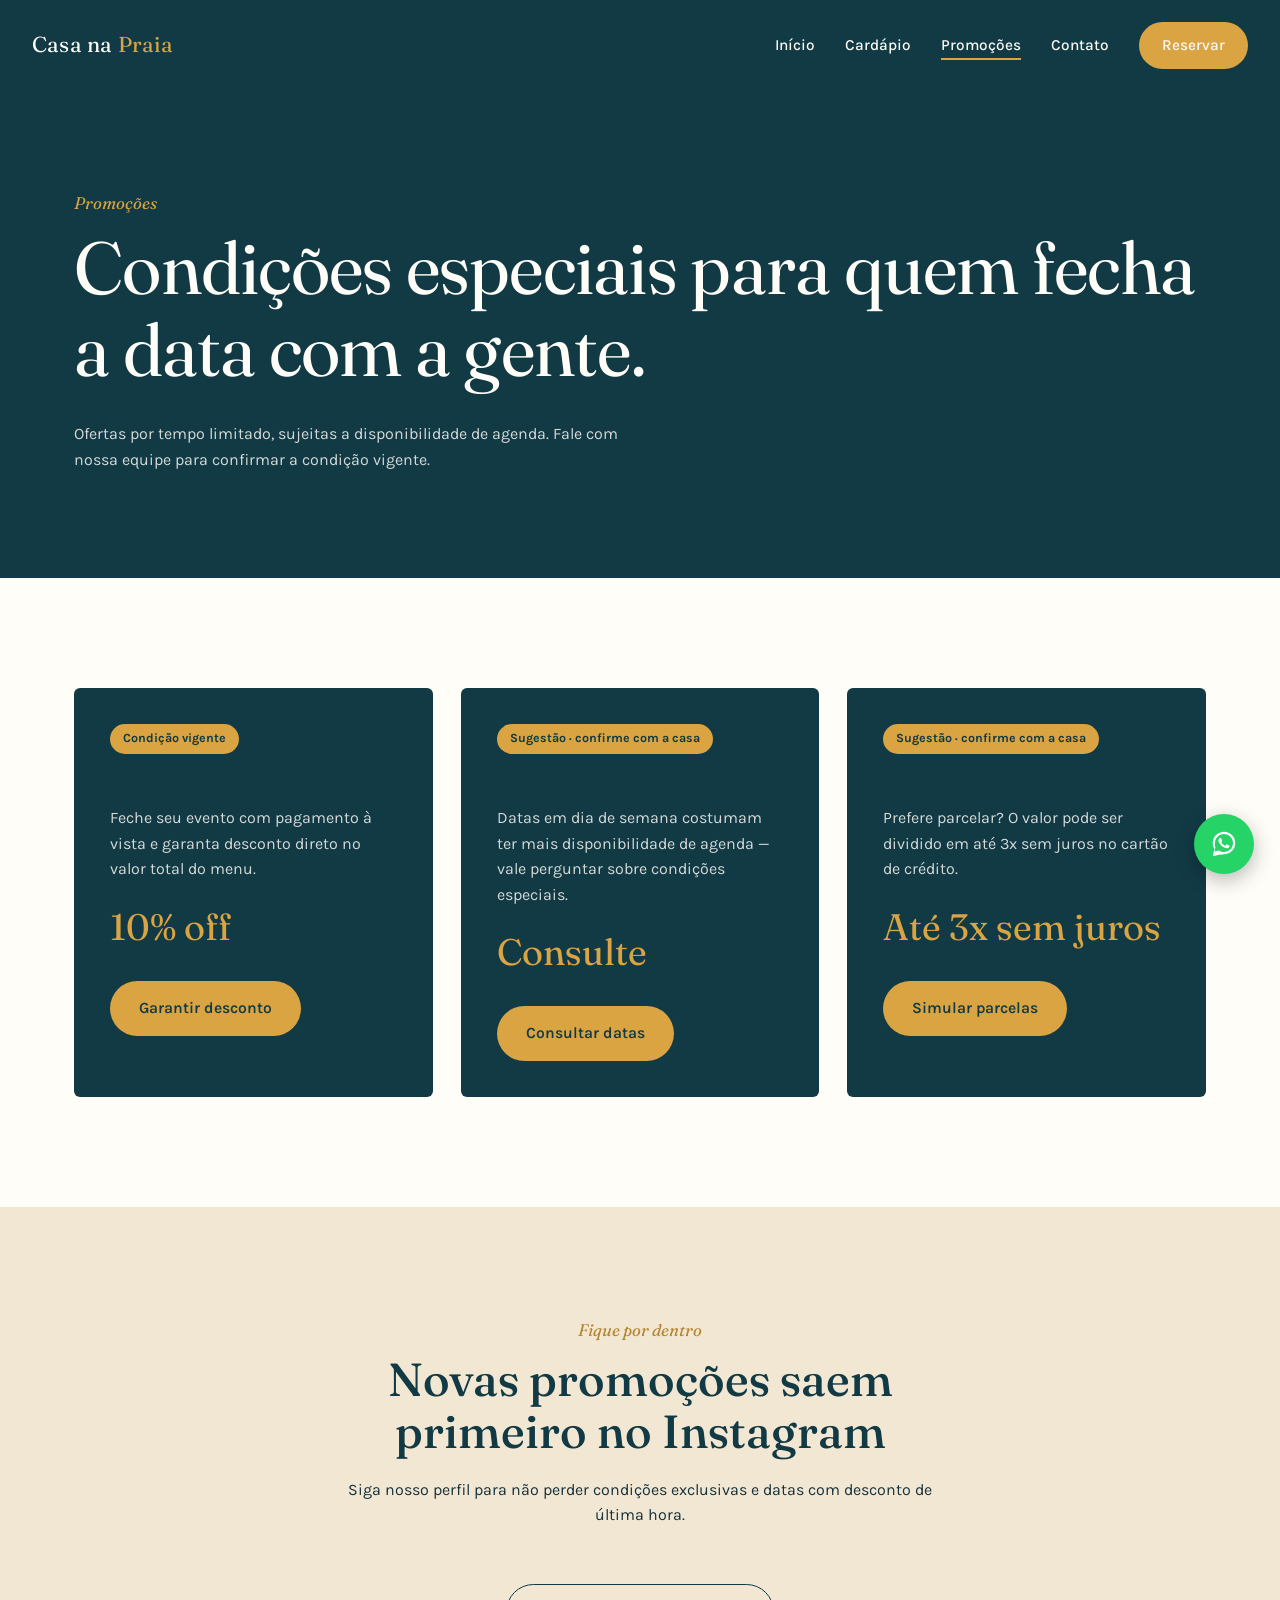
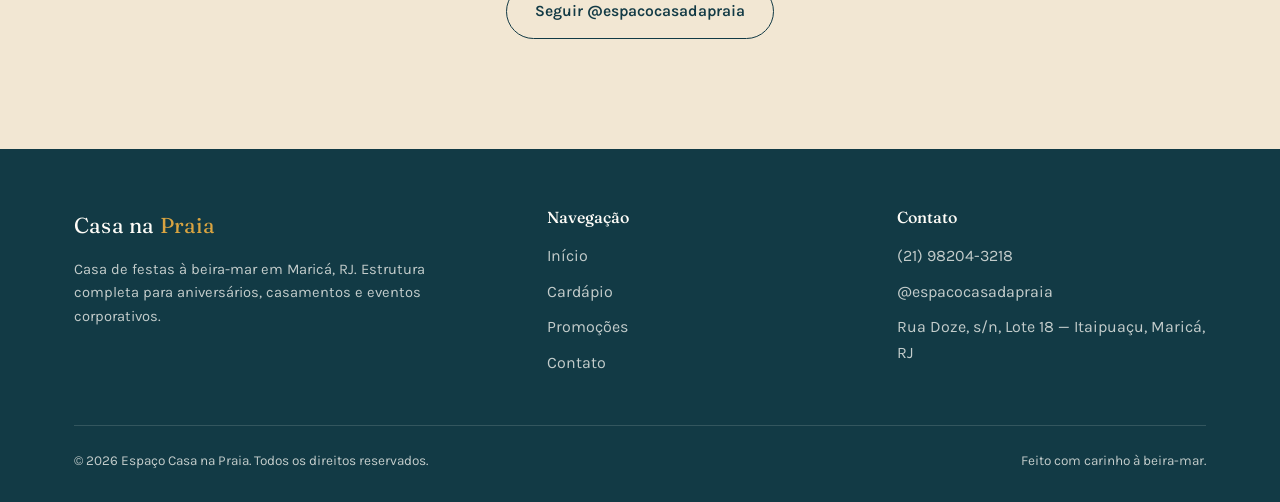
<file: promocoes.html>
<!DOCTYPE html>
<html lang="pt-BR">
<head>
<meta charset="UTF-8">
<meta name="viewport" content="width=device-width, initial-scale=1.0">
<title>Promoções — Espaço Casa na Praia</title>
<meta name="description" content="Confira as promoções vigentes do Espaço Casa na Praia: descontos em pacotes de festa, datas especiais e condições exclusivas em Maricá, RJ.">
<link rel="canonical" href="https://www.espacocasadapraia.com.br/promocoes.html">
<link rel="preconnect" href="https://fonts.googleapis.com">
<style>
/* ============================================================
   Espaço Casa da Praia — design tokens
   Palette: areia #F2E7D3, espuma #FFFDF8, azul-fundo #123A45,
            azul-medio #2E6A7A, azul-claro #6FAAB8, dourado #D9A441
   Type: 'Fraunces' (display, organic serif) + 'Karla' (body, humanist sans)
   ============================================================ */

@import url('https://fonts.googleapis.com/css2?family=Fraunces:ital,opsz,wght@0,9..144,300;0,9..144,400;0,9..144,500;0,9..144,600;1,9..144,400&family=Karla:wght@400;500;600;700&display=swap');

:root{
  --areia: #F2E7D3;
  --areia-escura: #E4D5B8;
  --espuma: #FFFDF8;
  --azul-fundo: #123A45;
  --azul-texto: #16323B;
  --azul-medio: #2E6A7A;
  --azul-claro: #6FAAB8;
  --dourado: #D9A441;
  --dourado-escuro: #B4842E;
  --coral: #E4633F;

  --serif: 'Fraunces', Georgia, serif;
  --sans: 'Karla', -apple-system, sans-serif;

  --max-width: 1180px;
  --radius: 6px;
  --transition: 0.35s cubic-bezier(0.4, 0, 0.2, 1);
}

*, *::before, *::after{ box-sizing: border-box; }
html{ scroll-behavior: smooth; }
@media (prefers-reduced-motion: reduce){
  html{ scroll-behavior: auto; }
  *, *::before, *::after{ animation-duration: 0.01ms !important; animation-iteration-count: 1 !important; transition-duration: 0.01ms !important; }
}

body{
  margin: 0;
  font-family: var(--sans);
  color: var(--azul-texto);
  background: var(--areia);
  line-height: 1.6;
  -webkit-font-smoothing: antialiased;
}

h1, h2, h3, h4{
  font-family: var(--serif);
  color: var(--azul-fundo);
  margin: 0 0 0.4em;
  line-height: 1.12;
  font-weight: 500;
}

h1{ font-size: clamp(2.6rem, 6vw, 4.6rem); font-weight: 400; letter-spacing: -0.01em; }
h2{ font-size: clamp(1.9rem, 4vw, 2.9rem); }
h3{ font-size: 1.35rem; }

p{ margin: 0 0 1em; max-width: 62ch; }

a{ color: inherit; text-decoration: none; }

img{ max-width: 100%; display: block; }

.container{
  max-width: var(--max-width);
  margin: 0 auto;
  padding: 0 24px;
}

.btn{
  display: inline-flex;
  align-items: center;
  gap: 10px;
  font-family: var(--sans);
  font-weight: 600;
  font-size: 0.98rem;
  padding: 14px 28px;
  border-radius: 100px;
  border: 1.5px solid transparent;
  cursor: pointer;
  transition: transform var(--transition), background var(--transition), border-color var(--transition), color var(--transition);
}
.btn:hover{ transform: translateY(-2px); }
.btn:focus-visible{ outline: 3px solid var(--dourado); outline-offset: 3px; }

.btn-primary{ background: var(--dourado); color: var(--azul-fundo); }
.btn-primary:hover{ background: var(--dourado-escuro); }

.btn-outline{ background: transparent; border-color: var(--espuma); color: var(--espuma); }
.btn-outline:hover{ background: rgba(255,253,248,0.12); }

.btn-outline-dark{ background: transparent; border-color: var(--azul-fundo); color: var(--azul-fundo); }
.btn-outline-dark:hover{ background: var(--azul-fundo); color: var(--espuma); }

/* ---------- Header ---------- */
.site-header{
  position: fixed;
  top: 0; left: 0; right: 0;
  z-index: 100;
  display: flex;
  align-items: center;
  justify-content: space-between;
  padding: 22px 32px;
  transition: background var(--transition), padding var(--transition), box-shadow var(--transition);
}
.site-header.is-solid{
  background: rgba(18, 58, 69, 0.94);
  backdrop-filter: blur(6px);
  padding: 14px 32px;
  box-shadow: 0 4px 22px rgba(0,0,0,0.12);
}
.logo{
  font-family: var(--serif);
  font-size: 1.35rem;
  color: var(--espuma);
  letter-spacing: 0.01em;
}
.logo span{ color: var(--dourado); }

.nav-links{
  display: flex;
  align-items: center;
  gap: 30px;
  list-style: none;
  margin: 0; padding: 0;
}
.nav-links a{
  color: var(--espuma);
  font-size: 0.96rem;
  font-weight: 500;
  position: relative;
  padding: 4px 0;
}
.nav-links a::after{
  content: '';
  position: absolute;
  left: 0; bottom: -2px;
  width: 0; height: 2px;
  background: var(--dourado);
  transition: width var(--transition);
}
.nav-links a:hover::after,
.nav-links a.is-active::after{ width: 100%; }

.nav-toggle{
  display: none;
  background: none;
  border: none;
  cursor: pointer;
  padding: 6px;
}
.nav-toggle span{
  display: block;
  width: 26px; height: 2px;
  background: var(--espuma);
  margin: 6px 0;
  transition: transform var(--transition), opacity var(--transition);
}

@media (max-width: 860px){
  .nav-toggle{ display: block; }
  .nav-links{
    position: fixed;
    top: 0; right: 0;
    height: 100vh;
    width: min(78vw, 340px);
    background: var(--azul-fundo);
    flex-direction: column;
    justify-content: center;
    align-items: flex-start;
    padding: 40px;
    gap: 26px;
    transform: translateX(100%);
    transition: transform var(--transition);
  }
  .nav-links.is-open{ transform: translateX(0); }
  .nav-links a{ font-size: 1.2rem; }
}

/* ---------- Hero ---------- */
.hero{
  position: relative;
  min-height: 100vh;
  display: flex;
  align-items: flex-end;
  background: linear-gradient(180deg, var(--azul-fundo) 0%, var(--azul-medio) 100%);
  overflow: hidden;
  padding-bottom: 120px;
}
.hero-bg{
  position: absolute; inset: 0;
  background-image: url('https://images.unsplash.com/photo-1519741497674-611481863552?q=80&w=1800&auto=format&fit=crop');
  background-size: cover;
  background-position: center 65%;
  opacity: 0.34;
  mix-blend-mode: luminosity;
}
.hero-content{
  position: relative;
  z-index: 2;
  color: var(--espuma);
  max-width: 720px;
  padding: 0 32px;
  opacity: 0;
  animation: rise 1s ease-out 0.2s forwards;
}
@keyframes rise{
  from{ opacity: 0; transform: translateY(28px); }
  to{ opacity: 1; transform: translateY(0); }
}
.hero-eyebrow{
  color: var(--dourado);
  font-family: var(--serif);
  font-style: italic;
  font-size: 1.1rem;
  margin-bottom: 14px;
}
.hero h1{ color: var(--espuma); margin-bottom: 20px; }
.hero p{ color: rgba(255,253,248,0.86); font-size: 1.12rem; max-width: 52ch; }
.hero-actions{ display: flex; gap: 16px; margin-top: 30px; flex-wrap: wrap; }

.wave-divider{
  position: absolute;
  bottom: -1px; left: 0; right: 0;
  z-index: 3;
  line-height: 0;
}
.wave-divider svg{ width: 100%; height: 90px; display: block; }

/* ---------- Sections ---------- */
section{ padding: 110px 0; position: relative; }
.section-alt{ background: var(--espuma); }
.section-dark{ background: var(--azul-fundo); color: var(--espuma); }
.section-dark h2, .section-dark h3{ color: var(--espuma); }
.section-dark p{ color: rgba(255,253,248,0.82); }

.eyebrow-label{
  font-family: var(--serif);
  font-style: italic;
  color: var(--dourado-escuro);
  font-size: 1.05rem;
  margin-bottom: 10px;
  display: block;
}
.section-dark .eyebrow-label{ color: var(--dourado); }

.section-head{ max-width: 640px; margin-bottom: 56px; }
.section-head.center{ margin-left: auto; margin-right: auto; text-align: center; }

/* ---------- Sobre / grid ---------- */
.sobre-grid{
  display: grid;
  grid-template-columns: 1.05fr 0.95fr;
  gap: 64px;
  align-items: center;
}
.sobre-figure{ position: relative; }
.sobre-figure img{
  border-radius: var(--radius);
  width: 100%;
  aspect-ratio: 4/5;
  object-fit: cover;
}
.sobre-figure::before{
  content: '';
  position: absolute;
  top: -20px; left: -20px;
  width: 140px; height: 140px;
  border: 2px solid var(--dourado);
  border-radius: var(--radius);
  z-index: -1;
}
.sobre-stats{
  display: flex;
  gap: 40px;
  margin-top: 34px;
  padding-top: 28px;
  border-top: 1px solid rgba(22,50,59,0.15);
}
.stat-num{ font-family: var(--serif); font-size: 2.1rem; color: var(--azul-medio); display: block; }
.stat-label{ font-size: 0.9rem; color: var(--azul-texto); opacity: 0.75; }

@media (max-width: 860px){
  .sobre-grid{ grid-template-columns: 1fr; gap: 40px; }
  .sobre-figure::before{ display: none; }
}

/* ---------- Cards (menu, promos) ---------- */
.card-grid{
  display: grid;
  grid-template-columns: repeat(auto-fit, minmax(280px, 1fr));
  gap: 28px;
}
.menu-card{
  background: var(--espuma);
  border: 1px solid rgba(22,50,59,0.1);
  border-radius: var(--radius);
  padding: 32px;
  transition: border-color var(--transition), transform var(--transition);
}
.menu-card:hover{ border-color: var(--dourado); transform: translateY(-4px); }
.menu-card-icon{ font-size: 1.8rem; margin-bottom: 14px; display: block; }
.menu-item-list{ list-style: none; margin: 18px 0 0; padding: 0; }
.menu-item-list li{
  display: flex;
  justify-content: space-between;
  gap: 12px;
  padding: 10px 0;
  border-bottom: 1px dashed rgba(22,50,59,0.16);
  font-size: 0.96rem;
}
.menu-item-list li:last-child{ border-bottom: none; }
.menu-item-list .item-name{ font-weight: 600; }
.menu-item-list .item-desc{ display: block; font-weight: 400; opacity: 0.72; font-size: 0.86rem; margin-top: 2px; }

.promo-card{
  position: relative;
  background: var(--azul-fundo);
  color: var(--espuma);
  border-radius: var(--radius);
  padding: 36px;
  overflow: hidden;
}
.promo-tag{
  display: inline-block;
  background: var(--dourado);
  color: var(--azul-fundo);
  font-weight: 700;
  font-size: 0.78rem;
  padding: 5px 13px;
  border-radius: 100px;
  margin-bottom: 18px;
}
.promo-price{ font-family: var(--serif); font-size: 2.3rem; color: var(--dourado); margin: 14px 0; }
.promo-old-price{ text-decoration: line-through; opacity: 0.6; font-size: 1rem; margin-left: 10px; }

/* ---------- Gallery ---------- */
.gallery-grid{
  display: grid;
  grid-template-columns: repeat(3, 1fr);
  gap: 16px;
}
.gallery-grid a{
  display: block;
  overflow: hidden;
  border-radius: var(--radius);
  position: relative;
  aspect-ratio: 4 / 3;
}
.gallery-grid img{
  width: 100%; height: 100%;
  object-fit: cover;
  transition: transform 0.6s ease;
}
.gallery-grid a:hover img{ transform: scale(1.08); }

@media (max-width: 860px){
  .gallery-grid{ grid-template-columns: repeat(2, 1fr); gap: 12px; }
}

/* ---------- Localização ---------- */
.local-grid{
  display: grid;
  grid-template-columns: 0.85fr 1.15fr;
  gap: 0;
  border-radius: var(--radius);
  overflow: hidden;
  border: 1px solid rgba(22,50,59,0.12);
}
.local-info{
  background: var(--espuma);
  padding: 48px;
}
.local-info dl{ margin: 0; }
.local-info dt{
  font-family: var(--serif);
  font-style: italic;
  color: var(--azul-medio);
  margin-top: 26px;
  font-size: 1.02rem;
}
.local-info dt:first-child{ margin-top: 0; }
.local-info dd{ margin: 6px 0 0; font-size: 0.98rem; }
.local-info .horario-row{
  display: flex;
  flex-wrap: wrap;
  justify-content: space-between;
  gap: 4px 16px;
  max-width: 320px;
  padding: 6px 0;
  font-size: 0.94rem;
}
.local-map iframe{ width: 100%; height: 100%; min-height: 420px; border: 0; display: block; }

@media (max-width: 860px){
  .local-grid{ grid-template-columns: 1fr; }
  .local-map iframe{ min-height: 320px; }
  .local-info{ padding: 28px; }
  .local-info .horario-row{ max-width: none; }
}

/* ---------- Social row ---------- */
.social-row{ display: flex; gap: 18px; align-items: center; flex-wrap: wrap; }
.social-pill{
  display: inline-flex;
  align-items: center;
  gap: 8px;
  padding: 10px 18px;
  border-radius: 100px;
  border: 1px solid rgba(255,253,248,0.35);
  font-size: 0.92rem;
  transition: border-color var(--transition), background var(--transition);
}
.social-pill:hover{ border-color: var(--dourado); background: rgba(217,164,65,0.1); }

/* ---------- Form ---------- */
.form-grid{
  display: grid;
  grid-template-columns: 1fr 1fr;
  gap: 20px;
}
.form-grid .full{ grid-column: 1 / -1; }
.field label{
  display: block;
  font-size: 0.86rem;
  font-weight: 600;
  margin-bottom: 8px;
  color: var(--azul-texto);
}
.field input, .field select, .field textarea{
  width: 100%;
  padding: 13px 16px;
  border-radius: var(--radius);
  border: 1.5px solid rgba(22,50,59,0.2);
  background: var(--espuma);
  font-family: var(--sans);
  font-size: 0.97rem;
  color: var(--azul-texto);
  transition: border-color var(--transition);
}
.field input:focus, .field select:focus, .field textarea:focus{
  outline: none;
  border-color: var(--azul-medio);
}
.field textarea{ resize: vertical; min-height: 120px; }

.form-note{ font-size: 0.85rem; opacity: 0.7; margin-top: 6px; }
.form-status{ margin-top: 18px; font-weight: 600; display: none; }
.form-status.is-visible{ display: block; }

@media (max-width: 640px){
  .form-grid{ grid-template-columns: 1fr; }
}

/* ---------- CTA banda ---------- */
.cta-band{
  background: var(--dourado);
  color: var(--azul-fundo);
  padding: 70px 0;
  text-align: center;
}
.cta-band h2{ color: var(--azul-fundo); }

/* ---------- Footer ---------- */
footer{
  background: var(--azul-fundo);
  color: rgba(255,253,248,0.75);
  padding: 60px 0 30px;
}
.footer-grid{
  display: grid;
  grid-template-columns: 1.4fr 1fr 1fr;
  gap: 40px;
  padding-bottom: 40px;
  border-bottom: 1px solid rgba(255,253,248,0.14);
}
.footer-grid h4{ color: var(--espuma); font-size: 1rem; margin-bottom: 16px; }
.footer-grid ul{ list-style: none; margin: 0; padding: 0; }
.footer-grid li{ margin-bottom: 10px; }
.footer-grid a:hover{ color: var(--dourado); }
.footer-bottom{
  display: flex;
  justify-content: space-between;
  flex-wrap: wrap;
  gap: 12px;
  padding-top: 24px;
  font-size: 0.85rem;
}

@media (max-width: 700px){
  .footer-grid{ grid-template-columns: 1fr; }
}

/* ---------- WhatsApp floating button ---------- */
.whatsapp-float{
  position: fixed;
  bottom: 26px; right: 26px;
  z-index: 200;
  width: 60px; height: 60px;
  border-radius: 50%;
  background: #25D366;
  display: flex;
  align-items: center;
  justify-content: center;
  box-shadow: 0 6px 20px rgba(0,0,0,0.28);
  transition: transform var(--transition);
}
.whatsapp-float:hover{ transform: scale(1.08); }
.whatsapp-float svg{ width: 30px; height: 30px; }

/* ---------- Page hero (inner pages) ---------- */
.page-hero{
  background: var(--azul-fundo);
  color: var(--espuma);
  padding: 190px 0 90px;
  text-align: left;
}
.page-hero h1{ color: var(--espuma); }
.page-hero .eyebrow-label{ color: var(--dourado); }

/* ---------- Reveal on scroll ---------- */
.reveal{
  opacity: 0;
  transform: translateY(24px);
  transition: opacity 0.7s ease, transform 0.7s ease;
}
.reveal.is-visible{ opacity: 1; transform: translateY(0); }

/* ---------- Skip link ---------- */
.skip-link{
  position: absolute;
  left: -9999px;
  top: 0;
  background: var(--dourado);
  color: var(--azul-fundo);
  padding: 12px 20px;
  z-index: 999;
  font-weight: 700;
}
.skip-link:focus{ left: 16px; top: 16px; }

</style>
</head>
<body>
<a class="skip-link" href="#conteudo">Pular para o conteúdo</a>

<header class="site-header">
  <a href="index.html" class="logo">Casa na <span>Praia</span></a>
  <nav aria-label="Navegação principal">
    <button class="nav-toggle" aria-label="Abrir menu" aria-expanded="false">
      <span></span><span></span><span></span>
    </button>
    <ul class="nav-links">
      <li><a href="index.html">Início</a></li>
      <li><a href="cardapio.html">Cardápio</a></li>
      <li><a href="promocoes.html">Promoções</a></li>
      <li><a href="contato.html">Contato</a></li>
      <li><a href="contato.html#form" class="btn btn-primary" style="padding:10px 22px;">Reservar</a></li>
    </ul>
  </nav>
</header>

<main id="conteudo">
  <section class="page-hero">
    <div class="container reveal">
      <span class="eyebrow-label">Promoções</span>
      <h1>Condições especiais para quem fecha a data com a gente.</h1>
      <p style="color: rgba(255,253,248,0.82); max-width: 56ch;">Ofertas por tempo limitado, sujeitas a disponibilidade de agenda. Fale com nossa equipe para confirmar a condição vigente.</p>
    </div>
  </section>

  <section class="section-alt">
    <div class="container">
      <div class="card-grid reveal">

        <div class="promo-card">
          <span class="promo-tag">Condição vigente</span>
          <h3>Pagamento à Vista</h3>
          <p style="color: rgba(255,253,248,0.82);">Feche seu evento com pagamento à vista e garanta desconto direto no valor total do menu.</p>
          <div class="promo-price">10% off</div>
          <a href="https://wa.me/5521982043218?text=Quero%20saber%20mais%20sobre%20o%20desconto%20para%20pagamento%20%C3%A0%20vista" target="_blank" rel="noopener" class="btn btn-primary" style="margin-top:10px;">Garantir desconto</a>
        </div>

        <div class="promo-card">
          <span class="promo-tag">Sugestão · confirme com a casa</span>
          <h3>Dia de Semana Vantagem</h3>
          <p style="color: rgba(255,253,248,0.82);">Datas em dia de semana costumam ter mais disponibilidade de agenda — vale perguntar sobre condições especiais.</p>
          <div class="promo-price">Consulte</div>
          <a href="https://wa.me/5521982043218?text=Quero%20saber%20se%20h%C3%A1%20condi%C3%A7%C3%A3o%20especial%20para%20eventos%20em%20dia%20de%20semana" target="_blank" rel="noopener" class="btn btn-primary" style="margin-top:10px;">Consultar datas</a>
        </div>

        <div class="promo-card">
          <span class="promo-tag">Sugestão · confirme com a casa</span>
          <h3>Parcelamento sem juros</h3>
          <p style="color: rgba(255,253,248,0.82);">Prefere parcelar? O valor pode ser dividido em até 3x sem juros no cartão de crédito.</p>
          <div class="promo-price">Até 3x sem juros</div>
          <a href="https://wa.me/5521982043218?text=Quero%20saber%20mais%20sobre%20o%20parcelamento%20em%20at%C3%A9%203x%20sem%20juros" target="_blank" rel="noopener" class="btn btn-primary" style="margin-top:10px;">Simular parcelas</a>
        </div>

      </div>
    </div>
  </section>

  <section>
    <div class="container">
      <div class="section-head center reveal">
        <span class="eyebrow-label">Fique por dentro</span>
        <h2>Novas promoções saem primeiro no Instagram</h2>
        <p style="margin: 0 auto;">Siga nosso perfil para não perder condições exclusivas e datas com desconto de última hora.</p>
      </div>
      <div class="reveal" style="text-align:center;">
        <a href="https://instagram.com/espacocasadapraia" target="_blank" rel="noopener" class="btn btn-outline-dark">Seguir @espacocasadapraia</a>
      </div>
    </div>
  </section>
</main>

<a class="whatsapp-float" href="https://wa.me/5521982043218?text=Quero%20saber%20mais%20sobre%20as%20promo%C3%A7%C3%B5es." target="_blank" rel="noopener" aria-label="Falar no WhatsApp">
  <svg viewBox="0 0 32 32" fill="white" xmlns="http://www.w3.org/2000/svg"><path d="M16.001 3C9.373 3 4 8.373 4 15c0 2.29.638 4.43 1.744 6.256L4 29l7.94-1.687A11.94 11.94 0 0016 27c6.628 0 12-5.373 12-12S22.629 3 16.001 3zm0 21.6c-1.87 0-3.62-.52-5.113-1.424l-.367-.218-4.71 1.001 1.02-4.594-.24-.377A9.55 9.55 0 016.4 15c0-5.302 4.299-9.6 9.601-9.6 5.301 0 9.6 4.298 9.6 9.6 0 5.301-4.299 9.6-9.6 9.6zm5.273-7.19c-.29-.145-1.71-.844-1.975-.94-.264-.097-.457-.145-.649.145-.192.29-.746.94-.914 1.133-.168.193-.336.217-.626.072-.29-.145-1.224-.451-2.331-1.437-.862-.769-1.444-1.717-1.613-2.007-.168-.29-.018-.446.127-.59.13-.13.29-.338.434-.507.145-.169.193-.29.29-.482.097-.193.048-.362-.024-.507-.072-.145-.649-1.564-.89-2.14-.234-.564-.472-.488-.649-.497l-.553-.01c-.193 0-.507.072-.773.362-.264.29-1.01.987-1.01 2.407s1.034 2.79 1.178 2.983c.145.193 2.035 3.107 4.93 4.357.689.297 1.226.474 1.645.607.691.22 1.32.189 1.818.115.554-.083 1.71-.699 1.951-1.374.24-.676.24-1.254.168-1.374-.072-.121-.264-.193-.554-.338z"/></svg>
</a>

<footer>
  <div class="container">
    <div class="footer-grid">
      <div>
        <a href="index.html" class="logo" style="display:inline-block; margin-bottom:14px;">Casa na <span>Praia</span></a>
        <p style="max-width: 40ch; font-size: 0.92rem;">Casa de festas à beira-mar em Maricá, RJ. Estrutura completa para aniversários, casamentos e eventos corporativos.</p>
      </div>
      <div>
        <h4>Navegação</h4>
        <ul>
          <li><a href="index.html">Início</a></li>
          <li><a href="cardapio.html">Cardápio</a></li>
          <li><a href="promocoes.html">Promoções</a></li>
          <li><a href="contato.html">Contato</a></li>
        </ul>
      </div>
      <div>
        <h4>Contato</h4>
        <ul>
          <li><a href="https://wa.me/5521982043218" target="_blank" rel="noopener">(21) 98204-3218</a></li>
          <li><a href="https://instagram.com/espacocasadapraia" target="_blank" rel="noopener">@espacocasadapraia</a></li>
          <li>Rua Doze, s/n, Lote 18 — Itaipuaçu, Maricá, RJ</li>
        </ul>
      </div>
    </div>
    <div class="footer-bottom">
      <span>© 2026 Espaço Casa na Praia. Todos os direitos reservados.</span>
      <span>Feito com carinho à beira-mar.</span>
    </div>
  </div>
</footer>

<script>
// Espaço Casa da Praia — comportamento do site
(function () {
  'use strict';

  // Header sólido ao rolar
  var header = document.querySelector('.site-header');
  function onScroll() {
    if (!header) return;
    if (window.scrollY > 40) {
      header.classList.add('is-solid');
    } else {
      header.classList.remove('is-solid');
    }
  }
  window.addEventListener('scroll', onScroll, { passive: true });
  onScroll();

  // Menu mobile
  var toggle = document.querySelector('.nav-toggle');
  var links = document.querySelector('.nav-links');
  if (toggle && links) {
    toggle.addEventListener('click', function () {
      var isOpen = links.classList.toggle('is-open');
      toggle.setAttribute('aria-expanded', isOpen ? 'true' : 'false');
    });
    links.querySelectorAll('a').forEach(function (a) {
      a.addEventListener('click', function () {
        links.classList.remove('is-open');
        toggle.setAttribute('aria-expanded', 'false');
      });
    });
  }

  // Revelação suave ao rolar (uma única categoria de efeito, sem exagero)
  var revealEls = document.querySelectorAll('.reveal');
  if ('IntersectionObserver' in window && revealEls.length) {
    var io = new IntersectionObserver(
      function (entries) {
        entries.forEach(function (entry) {
          if (entry.isIntersecting) {
            entry.target.classList.add('is-visible');
            io.unobserve(entry.target);
          }
        });
      },
      { threshold: 0.15 }
    );
    revealEls.forEach(function (el) { io.observe(el); });
  } else {
    revealEls.forEach(function (el) { el.classList.add('is-visible'); });
  }

  // Formulário de contato -> monta mensagem e abre WhatsApp
  var form = document.getElementById('contact-form');
  if (form) {
    form.addEventListener('submit', function (e) {
      e.preventDefault();
      var nome = form.nome.value.trim();
      var telefone = form.telefone.value.trim();
      var dataEvento = form.data_evento.value;
      var tipoEvento = form.tipo_evento.value;
      var mensagem = form.mensagem.value.trim();

      var texto = 'Olá! Meu nome é ' + nome + '.' +
        (tipoEvento ? ' Tenho interesse em um evento do tipo: ' + tipoEvento + '.' : '') +
        (dataEvento ? ' Data pretendida: ' + dataEvento + '.' : '') +
        (mensagem ? ' Mensagem: ' + mensagem : '') +
        ' Meu telefone: ' + telefone;

      var numeroWhatsApp = '5521999999999';
      var url = 'https://wa.me/' + numeroWhatsApp + '?text=' + encodeURIComponent(texto);

      var status = document.getElementById('form-status');
      if (status) {
        status.textContent = 'Abrindo o WhatsApp para você enviar sua mensagem…';
        status.classList.add('is-visible');
      }
      window.open(url, '_blank');
      form.reset();
    });
  }

  // Marca o link ativo no menu
  var current = window.location.pathname.split('/').pop() || 'index.html';
  document.querySelectorAll('.nav-links a').forEach(function (a) {
    var href = a.getAttribute('href');
    if (href === current || (current === '' && href === 'index.html')) {
      a.classList.add('is-active');
    }
  });
})();

</script>
</body>
</html>
</file>
